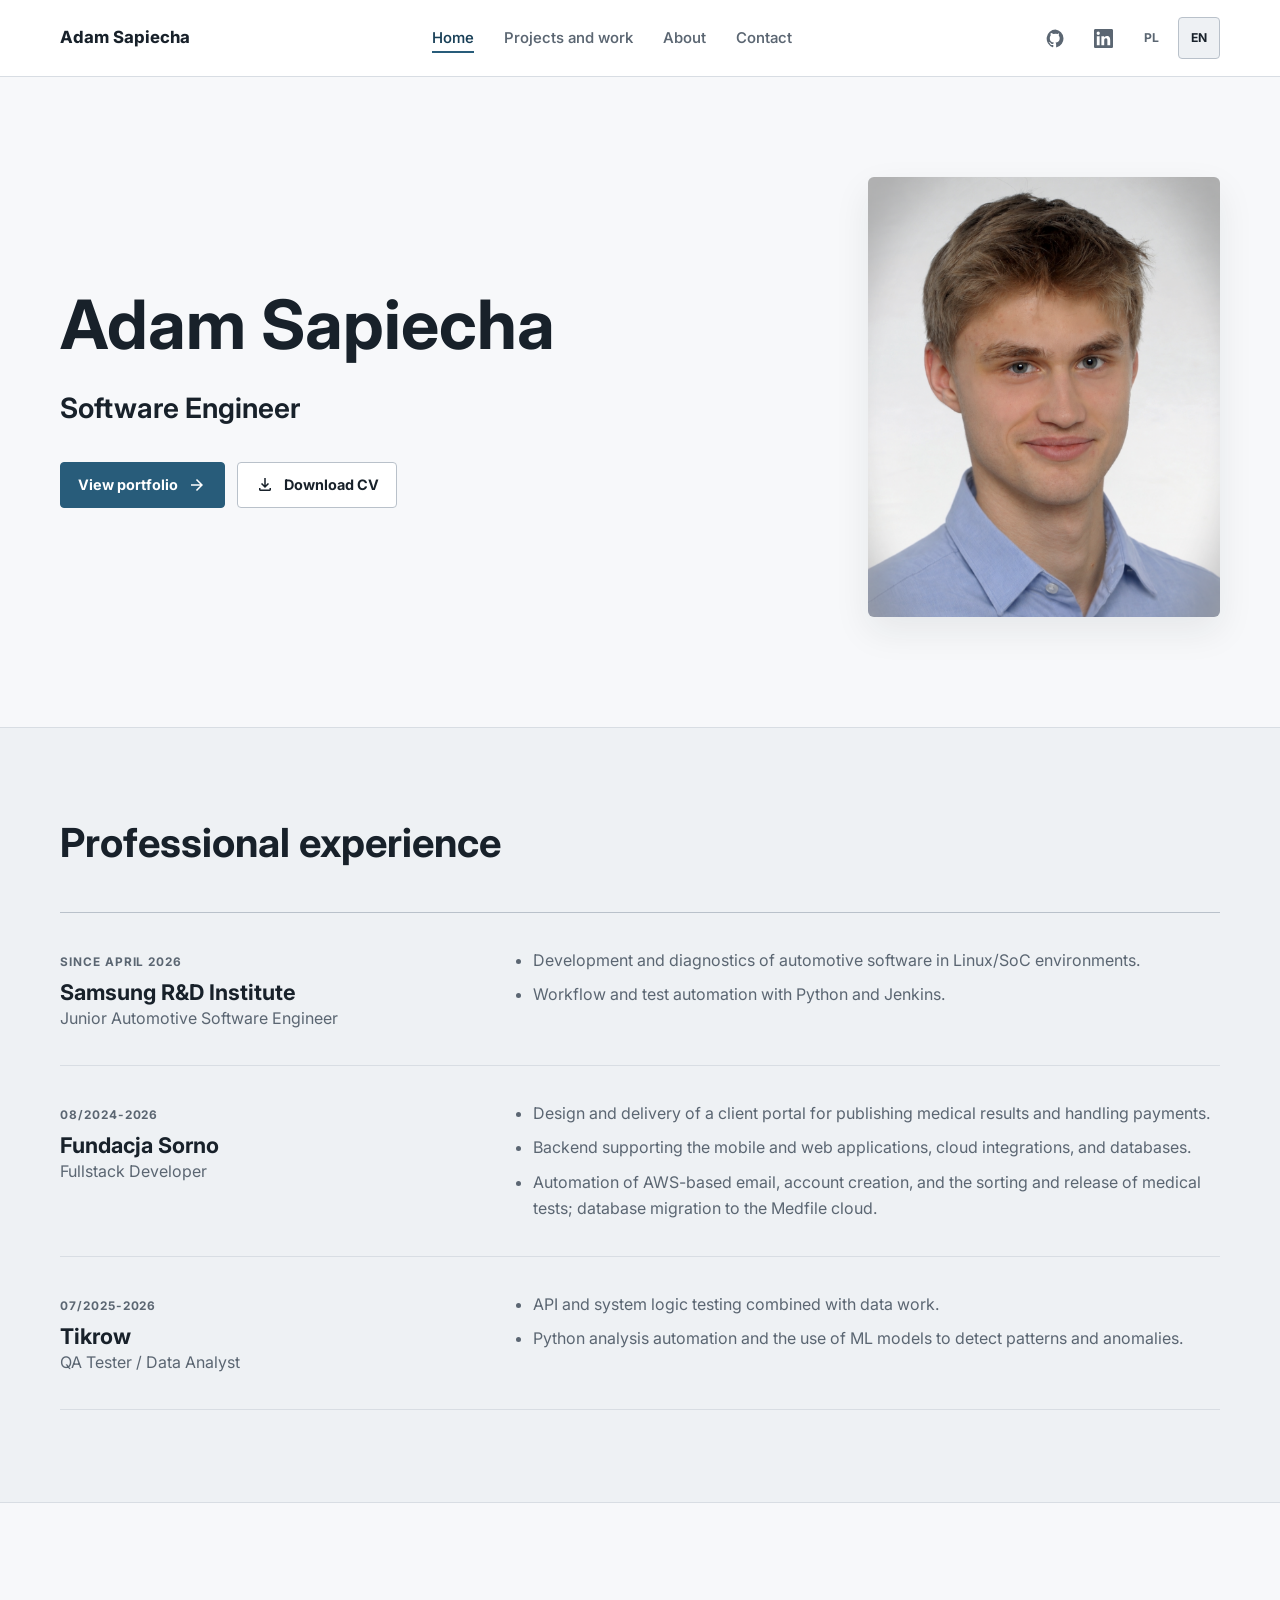
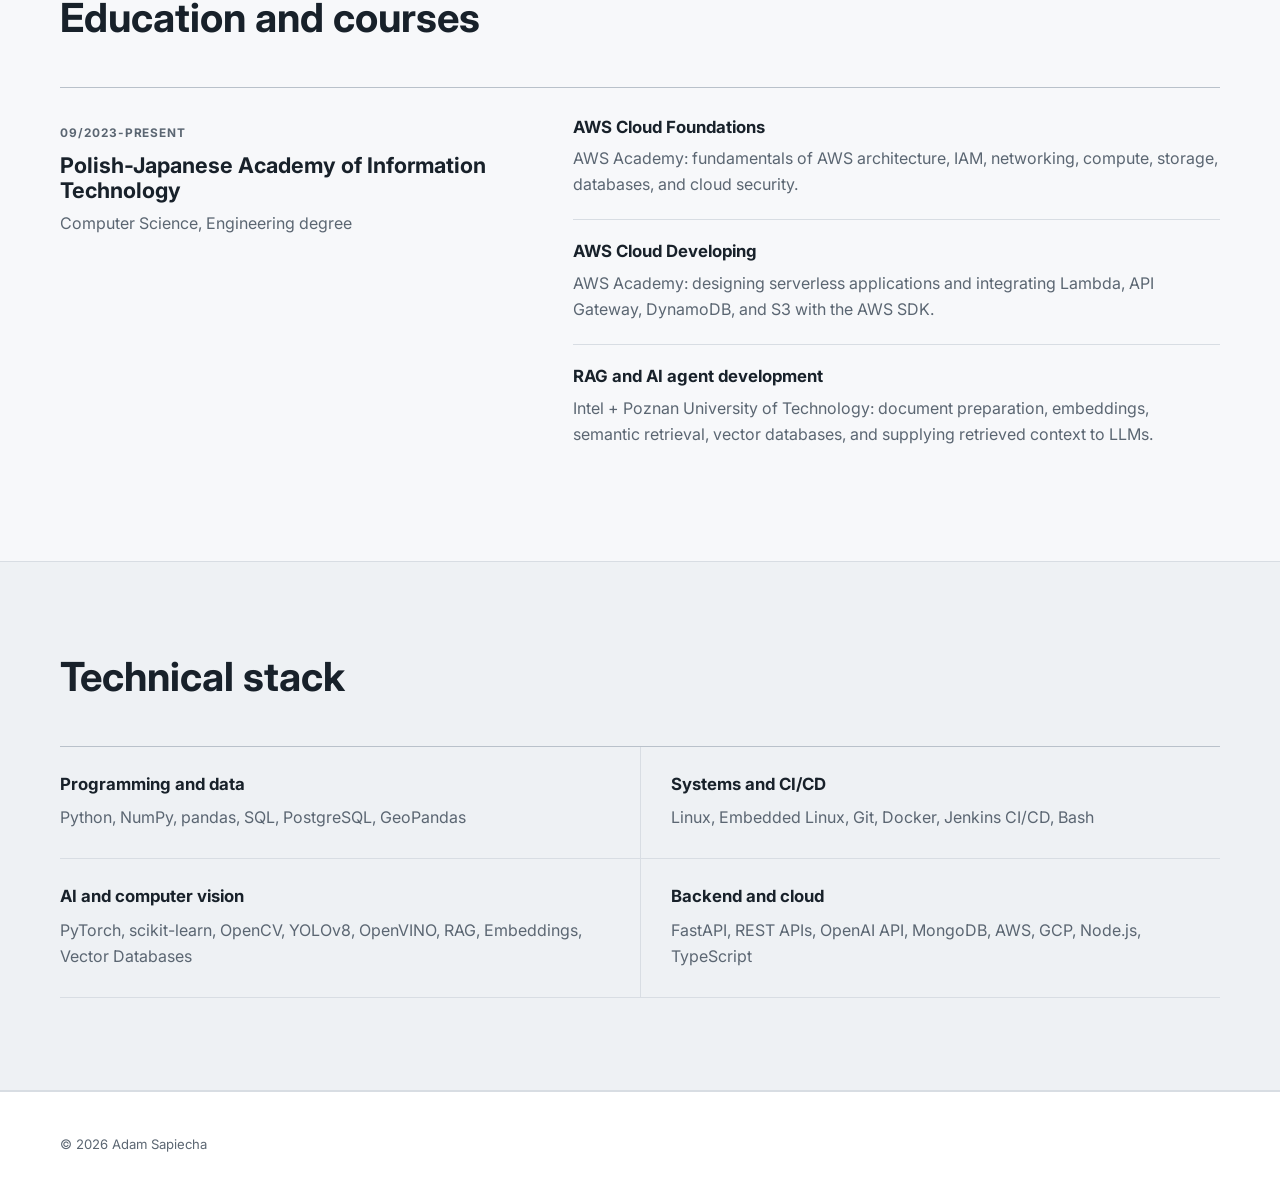
<file: index.html>
<!DOCTYPE html>
<html lang="en">
<head>
  <meta charset="utf-8" />
  <meta name="viewport" content="width=device-width, initial-scale=1.0" />
  <title>Adam Sapiecha - Junior Automotive Software Engineer</title>
  <meta name="description" content="Portfolio of Adam Sapiecha, a Junior Automotive Software Engineer working with Linux, SoC platforms, Python, and backend systems." />
  <link rel="canonical" href="https://adam-sapiecha.github.io/Portfolio-AdamSapiecha/" />
  <link rel="icon" href="favicon.svg" type="image/svg+xml" />
  <meta property="og:type" content="profile" />
  <meta property="og:locale" content="en_US" />
  <meta property="og:title" content="Adam Sapiecha - Junior Automotive Software Engineer" />
  <meta property="og:description" content="Adam Sapiecha's portfolio: automotive, Linux, SoC, Python, and backend systems." />
  <meta property="og:url" content="https://adam-sapiecha.github.io/Portfolio-AdamSapiecha/" />
  <meta property="og:image" content="https://adam-sapiecha.github.io/Portfolio-AdamSapiecha/assets/Portret.png" />
  <meta name="twitter:card" content="summary_large_image" />
  <meta name="twitter:title" content="Adam Sapiecha - Junior Automotive Software Engineer" />
  <meta name="twitter:description" content="Adam Sapiecha's portfolio: automotive, Linux, SoC, Python, and backend systems." />
  <meta name="twitter:image" content="https://adam-sapiecha.github.io/Portfolio-AdamSapiecha/assets/Portret.png" />
  <link rel="preconnect" href="https://fonts.googleapis.com" />
  <link rel="preconnect" href="https://fonts.gstatic.com" crossorigin />
  <link href="https://fonts.googleapis.com/css2?family=Inter:wght@400;500;600;700&amp;display=swap" rel="stylesheet" />
  <link href="https://fonts.googleapis.com/css2?family=Material+Symbols+Outlined:wght,FILL@100..700,0..1&amp;display=swap" rel="stylesheet" />
  <link rel="stylesheet" href="style.css" />
  <script type="application/ld+json">
    {
      "@context": "https://schema.org",
      "@type": "Person",
      "name": "Adam Sapiecha",
      "jobTitle": "Junior Automotive Software Engineer",
      "url": "https://adam-sapiecha.github.io/Portfolio-AdamSapiecha/",
      "image": "https://adam-sapiecha.github.io/Portfolio-AdamSapiecha/assets/Portret.png",
      "email": "mailto:adam.sapiecha05@gmail.com",
      "telephone": "+48507593289",
      "address": { "@type": "PostalAddress", "addressLocality": "Warszawa", "addressCountry": "PL" },
      "sameAs": ["https://github.com/Adam-Sapiecha", "https://www.linkedin.com/in/adam-sapiecha-686057314/"],
      "knowsAbout": ["Python", "Linux", "Embedded Linux", "SoC", "Jenkins", "FastAPI", "Backend development", "Data analysis"]
    }
  </script>
</head>
<body data-page="home" data-title-pl="Adam Sapiecha - Junior Automotive Software Engineer" data-title-en="Adam Sapiecha - Junior Automotive Software Engineer" data-description-pl="Portfolio Adama Sapiechy, Junior Automotive Software Engineera pracującego z Linuxem, SoC, Pythonem i systemami backendowymi." data-description-en="Portfolio of Adam Sapiecha, a Junior Automotive Software Engineer working with Linux, SoC platforms, Python, and backend systems.">
  <a class="skip-link" href="#main-content" data-pl="Przejdź do treści" data-en="Skip to content">Skip to content</a>

  <header class="site-header">
    <nav class="nav-inner" aria-label="Main navigation" data-aria-label-pl="Główna nawigacja" data-aria-label-en="Main navigation">
      <a class="nav-brand" href="index.html" aria-label="Adam Sapiecha">Adam Sapiecha</a>
      <div class="desktop-nav">
        <a data-nav="home" href="index.html" data-pl="Główna" data-en="Home">Home</a>
        <a data-nav="projects" href="projects.html" data-pl="Projekty i praca" data-en="Projects and work">Projects and work</a>
        <a data-nav="about" href="about.html" data-pl="O mnie" data-en="About">About</a>
        <a data-nav="contact" href="contact.html" data-pl="Kontakt" data-en="Contact">Contact</a>
      </div>
      <div class="nav-actions">
        <a class="nav-social" href="https://github.com/Adam-Sapiecha" target="_blank" rel="noreferrer" aria-label="GitHub" title="GitHub"><svg viewBox="0 0 24 24" aria-hidden="true"><path d="M12 .7A11.5 11.5 0 0 0 8.4 23c.6.1.8-.2.8-.6v-2.2c-3.3.7-4-1.4-4-1.4-.5-1.4-1.3-1.7-1.3-1.7-1.1-.7.1-.7.1-.7 1.2.1 1.8 1.2 1.8 1.2 1.1 1.8 2.8 1.3 3.5 1 .1-.8.4-1.3.8-1.6-2.6-.3-5.3-1.3-5.3-5.7 0-1.3.5-2.3 1.2-3.1-.1-.3-.5-1.5.1-3.1 0 0 1-.3 3.2 1.2a11 11 0 0 1 5.8 0C15.1 5 16 5.3 16 5.3c.6 1.6.2 2.8.1 3.1.8.8 1.2 1.8 1.2 3.1 0 4.4-2.7 5.4-5.3 5.7.4.4.8 1.1.8 2.2v3.2c0 .4.2.7.8.6A11.5 11.5 0 0 0 12 .7Z" /></svg></a>
        <a class="nav-social" href="https://www.linkedin.com/in/adam-sapiecha-686057314/" target="_blank" rel="noreferrer" aria-label="LinkedIn" title="LinkedIn"><svg viewBox="0 0 24 24" aria-hidden="true"><path d="M20.45 20.45h-3.56v-5.57c0-1.33-.02-3.04-1.85-3.04-1.85 0-2.14 1.45-2.14 2.94v5.67H9.35V9h3.41v1.56h.05c.48-.9 1.64-1.85 3.37-1.85 3.6 0 4.27 2.37 4.27 5.46v6.28ZM5.34 7.43a2.06 2.06 0 1 1 0-4.12 2.06 2.06 0 0 1 0 4.12ZM7.12 20.45H3.56V9h3.56v11.45ZM22.23 0H1.77C.79 0 0 .77 0 1.73v20.54C0 23.23.79 24 1.77 24h20.45C23.2 24 24 23.23 24 22.27V1.73C24 .77 23.2 0 22.22 0Z" /></svg></a>
        <button class="lang-btn" data-lang="pl" type="button" aria-pressed="false">PL</button>
        <button class="lang-btn is-selected" data-lang="en" type="button" aria-pressed="true">EN</button>
        <button class="menu-toggle material-symbols-outlined" data-menu-toggle type="button" aria-controls="mobile-navigation" aria-expanded="false" aria-label="Open menu" data-label-open-pl="Otwórz menu" data-label-open-en="Open menu" data-label-close-pl="Zamknij menu" data-label-close-en="Close menu">menu</button>
      </div>
    </nav>
    <div id="mobile-navigation" class="mobile-nav-panel hidden" data-mobile-nav>
      <div class="mobile-nav-links">
        <a data-nav="home" href="index.html" data-pl="Główna" data-en="Home">Home</a>
        <a data-nav="projects" href="projects.html" data-pl="Projekty i praca" data-en="Projects and work">Projects and work</a>
        <a data-nav="about" href="about.html" data-pl="O mnie" data-en="About">About</a>
        <a data-nav="contact" href="contact.html" data-pl="Kontakt" data-en="Contact">Contact</a>
      </div>
    </div>
  </header>

  <main id="main-content">
    <div class="page-shell">
      <section class="hero">
        <div class="hero-copy">
          <h1>Adam Sapiecha</h1>
          <p class="hero-role">Software Engineer</p>
          <div class="button-row">
            <a class="button" href="projects.html"><span data-pl="Zobacz realizacje" data-en="View portfolio">View portfolio</span><span class="material-symbols-outlined" aria-hidden="true">arrow_forward</span></a>
            <a class="button button--secondary" href="assets/AdamSapiechaCV.pdf" download="AdamSapiechaCV.pdf" target="_blank" rel="noreferrer"><span class="material-symbols-outlined" aria-hidden="true">download</span><span data-pl="Pobierz CV" data-en="Download CV">Download CV</span></a>
          </div>
        </div>
        <figure class="hero-photo">
          <img src="assets/Portret.png" width="1038" height="1515" loading="eager" fetchpriority="high" decoding="async" alt="Portrait of Adam Sapiecha" data-alt-pl="Portret Adama Sapiechy" data-alt-en="Portrait of Adam Sapiecha" />
        </figure>
      </section>
    </div>

    <section class="section section--muted" aria-labelledby="experience-heading">
      <div class="page-shell">
        <div class="section-header section-header--single">
          <div><h2 id="experience-heading" data-pl="Doświadczenie zawodowe" data-en="Professional experience">Professional experience</h2></div>
        </div>
        <div class="experience-list">
          <article class="experience-item">
            <div><span class="meta" data-pl="od kwietnia 2026" data-en="since April 2026">since April 2026</span><h3>Samsung R&amp;D Institute</h3><p>Junior Automotive Software Engineer</p></div>
            <div><ul class="role-points"><li data-pl="Rozwój i diagnostyka oprogramowania automotive w środowisku Linux/SoC." data-en="Development and diagnostics of automotive software in Linux/SoC environments.">Development and diagnostics of automotive software in Linux/SoC environments.</li><li data-pl="Automatyzacja pracy i testów w Pythonie oraz Jenkinsie." data-en="Workflow and test automation with Python and Jenkins.">Workflow and test automation with Python and Jenkins.</li></ul></div>
          </article>
          <article class="experience-item">
            <div><span class="meta">08/2024-2026</span><h3>Fundacja Sorno</h3><p>Fullstack Developer</p></div>
            <div><ul class="role-points"><li data-pl="Projekt i wdrożenie portalu klienta do publikacji wyników badań i obsługi płatności." data-en="Design and delivery of a client portal for publishing medical results and handling payments.">Design and delivery of a client portal for publishing medical results and handling payments.</li><li data-pl="Backend obsługujący aplikację mobilną i webową oraz integracje chmurowe i bazy danych." data-en="Backend supporting the mobile and web applications, cloud integrations, and databases.">Backend supporting the mobile and web applications, cloud integrations, and databases.</li><li data-pl="Automatyzacja mailingu w AWS, zakładania kont oraz sortowania i udostępniania badań; migracja bazy danych do chmury Medfile." data-en="Automation of AWS-based email, account creation, and the sorting and release of medical tests; database migration to the Medfile cloud.">Automation of AWS-based email, account creation, and the sorting and release of medical tests; database migration to the Medfile cloud.</li></ul></div>
          </article>
          <article class="experience-item">
            <div><span class="meta">07/2025-2026</span><h3>Tikrow</h3><p>QA Tester / Data Analyst</p></div>
            <div><ul class="role-points"><li data-pl="Testowanie API i logiki systemu oraz praca z danymi." data-en="API and system logic testing combined with data work.">API and system logic testing combined with data work.</li><li data-pl="Automatyzacja analiz w Pythonie i wykorzystanie modeli ML do wykrywania wzorców oraz anomalii." data-en="Python analysis automation and the use of ML models to detect patterns and anomalies.">Python analysis automation and the use of ML models to detect patterns and anomalies.</li></ul></div>
          </article>
        </div>
      </div>
    </section>

    <section class="section" aria-labelledby="education-heading">
      <div class="page-shell">
        <div class="section-header section-header--single">
          <div><h2 id="education-heading" data-pl="Wykształcenie i kursy" data-en="Education and courses">Education and courses</h2></div>
        </div>
        <div class="learning-layout">
          <article class="education-entry">
            <span class="meta" data-pl="09/2023-obecnie" data-en="09/2023-present">09/2023-present</span>
            <h3 data-pl="Polsko-Japońska Akademia Technik Komputerowych" data-en="Polish-Japanese Academy of Information Technology">Polish-Japanese Academy of Information Technology</h3>
            <p data-pl="Informatyka, studia inżynierskie" data-en="Computer Science, Engineering degree">Computer Science, Engineering degree</p>
          </article>
          <div class="course-list">
            <article class="course-item"><h3>AWS Cloud Foundations</h3><p data-pl="AWS Academy: podstawy architektury AWS, IAM, sieci, usług obliczeniowych, pamięci masowej, baz danych i bezpieczeństwa w chmurze." data-en="AWS Academy: fundamentals of AWS architecture, IAM, networking, compute, storage, databases, and cloud security.">AWS Academy: fundamentals of AWS architecture, IAM, networking, compute, storage, databases, and cloud security.</p></article>
            <article class="course-item"><h3>AWS Cloud Developing</h3><p data-pl="AWS Academy: projektowanie aplikacji serverless i integracja usług Lambda, API Gateway, DynamoDB oraz S3 z użyciem AWS SDK." data-en="AWS Academy: designing serverless applications and integrating Lambda, API Gateway, DynamoDB, and S3 with the AWS SDK.">AWS Academy: designing serverless applications and integrating Lambda, API Gateway, DynamoDB, and S3 with the AWS SDK.</p></article>
            <article class="course-item"><h3 data-pl="RAG i budowa agentów AI" data-en="RAG and AI agent development">RAG and AI agent development</h3><p data-pl="Intel + Politechnika Poznańska: przygotowanie dokumentów, embeddingi, wyszukiwanie semantyczne, bazy wektorowe i przekazywanie pobranego kontekstu do modeli LLM." data-en="Intel + Poznan University of Technology: document preparation, embeddings, semantic retrieval, vector databases, and supplying retrieved context to LLMs.">Intel + Poznan University of Technology: document preparation, embeddings, semantic retrieval, vector databases, and supplying retrieved context to LLMs.</p></article>
          </div>
        </div>
      </div>
    </section>

    <section class="section section--muted" aria-labelledby="stack-heading">
      <div class="page-shell">
        <div class="section-header section-header--single">
          <div><h2 id="stack-heading" data-pl="Stack techniczny" data-en="Technical stack">Technical stack</h2></div>
        </div>
        <div class="stack-grid">
          <section class="stack-group"><h3 data-pl="Programowanie i dane" data-en="Programming and data">Programming and data</h3><p>Python, NumPy, pandas, SQL, PostgreSQL, GeoPandas</p></section>
          <section class="stack-group"><h3 data-pl="Systemy i CI/CD" data-en="Systems and CI/CD">Systems and CI/CD</h3><p>Linux, Embedded Linux, Git, Docker, Jenkins CI/CD, Bash</p></section>
          <section class="stack-group"><h3 data-pl="AI i computer vision" data-en="AI and computer vision">AI and computer vision</h3><p>PyTorch, scikit-learn, OpenCV, YOLOv8, OpenVINO, RAG, Embeddings, Vector Databases</p></section>
          <section class="stack-group"><h3 data-pl="Backend i chmura" data-en="Backend and cloud">Backend and cloud</h3><p>FastAPI, REST APIs, OpenAI API, MongoDB, AWS, GCP, Node.js, TypeScript</p></section>
        </div>
      </div>
    </section>

  </main>

  <footer class="site-footer">
    <div class="page-shell footer-inner">
      <p>© 2026 Adam Sapiecha</p>
    </div>
  </footer>

  <script src="script.js"></script>
</body>
</html>
</file>
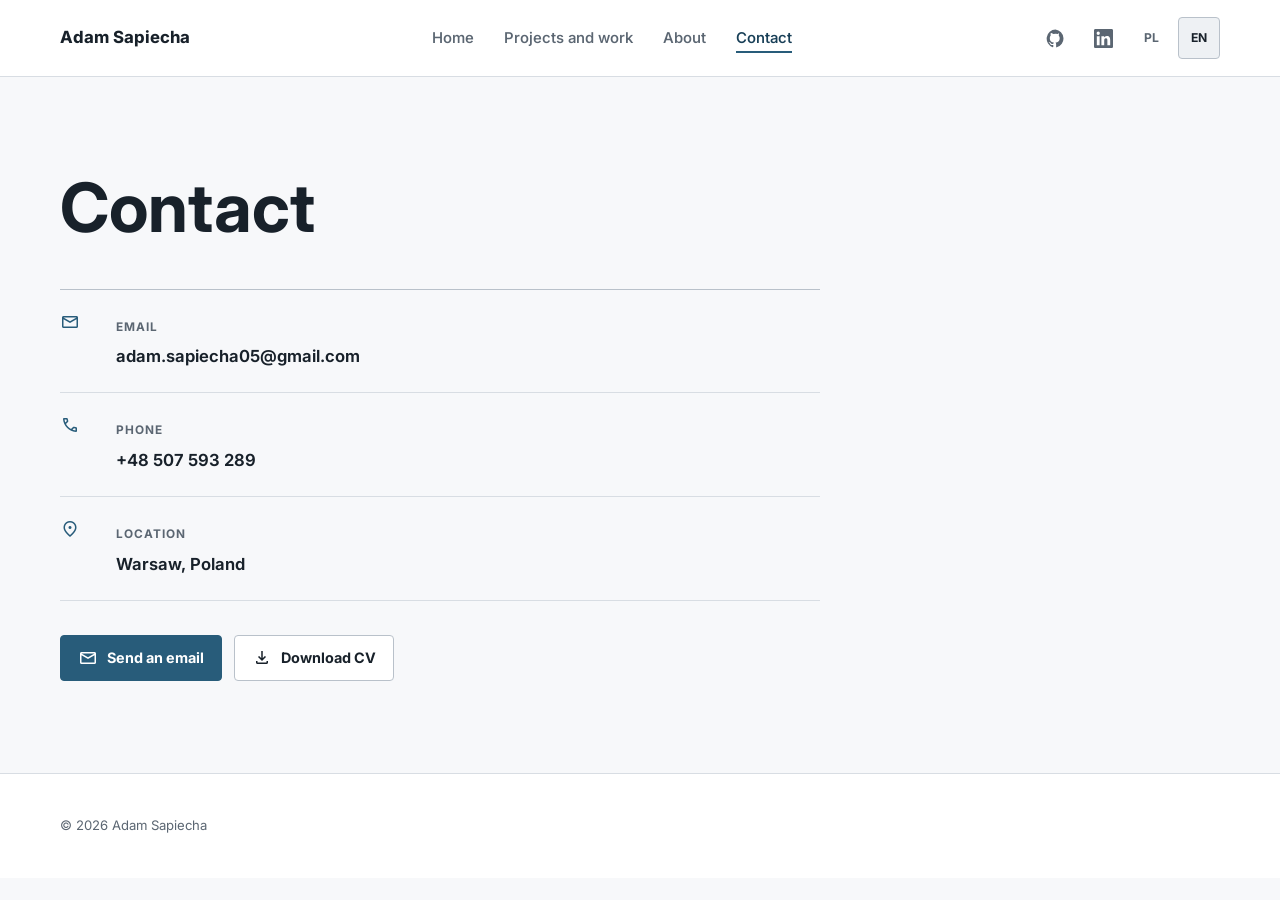
<file: contact.html>
<!DOCTYPE html>
<html lang="en">
<head>
  <meta charset="utf-8" />
  <meta name="viewport" content="width=device-width, initial-scale=1.0" />
  <title>Contact - Adam Sapiecha</title>
  <meta name="description" content="Contact Adam Sapiecha, a Junior Automotive Software Engineer based in Warsaw." />
  <link rel="canonical" href="https://adam-sapiecha.github.io/Portfolio-AdamSapiecha/contact.html" />
  <link rel="icon" href="favicon.svg" type="image/svg+xml" />
  <meta property="og:type" content="profile" />
  <meta property="og:locale" content="en_US" />
  <meta property="og:title" content="Contact - Adam Sapiecha" />
  <meta property="og:description" content="Contact Adam Sapiecha, a Junior Automotive Software Engineer based in Warsaw." />
  <meta property="og:url" content="https://adam-sapiecha.github.io/Portfolio-AdamSapiecha/contact.html" />
  <meta property="og:image" content="https://adam-sapiecha.github.io/Portfolio-AdamSapiecha/assets/Portret.png" />
  <meta name="twitter:card" content="summary_large_image" />
  <meta name="twitter:title" content="Contact - Adam Sapiecha" />
  <meta name="twitter:description" content="Contact Adam Sapiecha, a Junior Automotive Software Engineer based in Warsaw." />
  <meta name="twitter:image" content="https://adam-sapiecha.github.io/Portfolio-AdamSapiecha/assets/Portret.png" />
  <link rel="preconnect" href="https://fonts.googleapis.com" />
  <link rel="preconnect" href="https://fonts.gstatic.com" crossorigin />
  <link href="https://fonts.googleapis.com/css2?family=Inter:wght@400;500;600;700&amp;display=swap" rel="stylesheet" />
  <link href="https://fonts.googleapis.com/css2?family=Material+Symbols+Outlined:wght,FILL@100..700,0..1&amp;display=swap" rel="stylesheet" />
  <link rel="stylesheet" href="style.css" />
  <script type="application/ld+json">
    {
      "@context": "https://schema.org",
      "@type": "ProfilePage",
      "url": "https://adam-sapiecha.github.io/Portfolio-AdamSapiecha/contact.html",
      "mainEntity": {
        "@type": "Person",
        "name": "Adam Sapiecha",
        "jobTitle": "Junior Automotive Software Engineer",
        "email": "mailto:adam.sapiecha05@gmail.com",
        "telephone": "+48507593289",
        "sameAs": ["https://github.com/Adam-Sapiecha", "https://www.linkedin.com/in/adam-sapiecha-686057314/"]
      }
    }
  </script>
</head>
<body data-page="contact" data-title-pl="Kontakt - Adam Sapiecha" data-title-en="Contact - Adam Sapiecha" data-description-pl="Kontakt do Adama Sapiechy, Junior Automotive Software Engineera z Warszawy." data-description-en="Contact Adam Sapiecha, a Junior Automotive Software Engineer based in Warsaw.">
  <a class="skip-link" href="#main-content" data-pl="Przejdź do treści" data-en="Skip to content">Skip to content</a>

  <header class="site-header">
    <nav class="nav-inner" aria-label="Main navigation" data-aria-label-pl="Główna nawigacja" data-aria-label-en="Main navigation">
      <a class="nav-brand" href="index.html" aria-label="Adam Sapiecha">Adam Sapiecha</a>
      <div class="desktop-nav">
        <a data-nav="home" href="index.html" data-pl="Główna" data-en="Home">Home</a>
        <a data-nav="projects" href="projects.html" data-pl="Projekty i praca" data-en="Projects and work">Projects and work</a>
        <a data-nav="about" href="about.html" data-pl="O mnie" data-en="About">About</a>
        <a data-nav="contact" href="contact.html" data-pl="Kontakt" data-en="Contact">Contact</a>
      </div>
      <div class="nav-actions">
        <a class="nav-social" href="https://github.com/Adam-Sapiecha" target="_blank" rel="noreferrer" aria-label="GitHub" title="GitHub"><svg viewBox="0 0 24 24" aria-hidden="true"><path d="M12 .7A11.5 11.5 0 0 0 8.4 23c.6.1.8-.2.8-.6v-2.2c-3.3.7-4-1.4-4-1.4-.5-1.4-1.3-1.7-1.3-1.7-1.1-.7.1-.7.1-.7 1.2.1 1.8 1.2 1.8 1.2 1.1 1.8 2.8 1.3 3.5 1 .1-.8.4-1.3.8-1.6-2.6-.3-5.3-1.3-5.3-5.7 0-1.3.5-2.3 1.2-3.1-.1-.3-.5-1.5.1-3.1 0 0 1-.3 3.2 1.2a11 11 0 0 1 5.8 0C15.1 5 16 5.3 16 5.3c.6 1.6.2 2.8.1 3.1.8.8 1.2 1.8 1.2 3.1 0 4.4-2.7 5.4-5.3 5.7.4.4.8 1.1.8 2.2v3.2c0 .4.2.7.8.6A11.5 11.5 0 0 0 12 .7Z" /></svg></a>
        <a class="nav-social" href="https://www.linkedin.com/in/adam-sapiecha-686057314/" target="_blank" rel="noreferrer" aria-label="LinkedIn" title="LinkedIn"><svg viewBox="0 0 24 24" aria-hidden="true"><path d="M20.45 20.45h-3.56v-5.57c0-1.33-.02-3.04-1.85-3.04-1.85 0-2.14 1.45-2.14 2.94v5.67H9.35V9h3.41v1.56h.05c.48-.9 1.64-1.85 3.37-1.85 3.6 0 4.27 2.37 4.27 5.46v6.28ZM5.34 7.43a2.06 2.06 0 1 1 0-4.12 2.06 2.06 0 0 1 0 4.12ZM7.12 20.45H3.56V9h3.56v11.45ZM22.23 0H1.77C.79 0 0 .77 0 1.73v20.54C0 23.23.79 24 1.77 24h20.45C23.2 24 24 23.23 24 22.27V1.73C24 .77 23.2 0 22.22 0Z" /></svg></a>
        <button class="lang-btn" data-lang="pl" type="button" aria-pressed="false">PL</button>
        <button class="lang-btn is-selected" data-lang="en" type="button" aria-pressed="true">EN</button>
        <button class="menu-toggle material-symbols-outlined" data-menu-toggle type="button" aria-controls="mobile-navigation" aria-expanded="false" aria-label="Open menu" data-label-open-pl="Otwórz menu" data-label-open-en="Open menu" data-label-close-pl="Zamknij menu" data-label-close-en="Close menu">menu</button>
      </div>
    </nav>
    <div id="mobile-navigation" class="mobile-nav-panel hidden" data-mobile-nav>
      <div class="mobile-nav-links">
        <a data-nav="home" href="index.html" data-pl="Główna" data-en="Home">Home</a>
        <a data-nav="projects" href="projects.html" data-pl="Projekty i praca" data-en="Projects and work">Projects and work</a>
        <a data-nav="about" href="about.html" data-pl="O mnie" data-en="About">About</a>
        <a data-nav="contact" href="contact.html" data-pl="Kontakt" data-en="Contact">Contact</a>
      </div>
    </div>
  </header>

  <main id="main-content">
    <section class="section">
      <div class="page-shell contact-layout contact-layout--single">
        <div>
          <h1 class="contact-title" data-pl="Kontakt" data-en="Contact">Contact</h1>
          <div class="contact-list">
            <a class="contact-item" href="mailto:adam.sapiecha05@gmail.com"><span class="material-symbols-outlined" aria-hidden="true">mail</span><span><span class="contact-label">Email</span><span class="contact-value">adam.sapiecha05@gmail.com</span></span></a>
            <a class="contact-item" href="tel:+48507593289"><span class="material-symbols-outlined" aria-hidden="true">call</span><span><span class="contact-label" data-pl="Telefon" data-en="Phone">Phone</span><span class="contact-value">+48 507 593 289</span></span></a>
            <div class="contact-item"><span class="material-symbols-outlined" aria-hidden="true">location_on</span><span><span class="contact-label" data-pl="Lokalizacja" data-en="Location">Location</span><span class="contact-value" data-pl="Warszawa, Polska" data-en="Warsaw, Poland">Warsaw, Poland</span></span></div>
          </div>
          <div class="button-row">
            <a class="button" href="mailto:adam.sapiecha05@gmail.com"><span class="material-symbols-outlined" aria-hidden="true">mail</span><span data-pl="Napisz wiadomość" data-en="Send an email">Send an email</span></a>
            <a class="button button--secondary" href="assets/AdamSapiechaCV.pdf" download="AdamSapiechaCV.pdf" target="_blank" rel="noreferrer"><span class="material-symbols-outlined" aria-hidden="true">download</span><span data-pl="Pobierz CV" data-en="Download CV">Download CV</span></a>
          </div>
        </div>

      </div>
    </section>

  </main>

  <footer class="site-footer">
    <div class="page-shell footer-inner"><p>© 2026 Adam Sapiecha</p></div>
  </footer>

  <script src="script.js"></script>
</body>
</html>
</file>
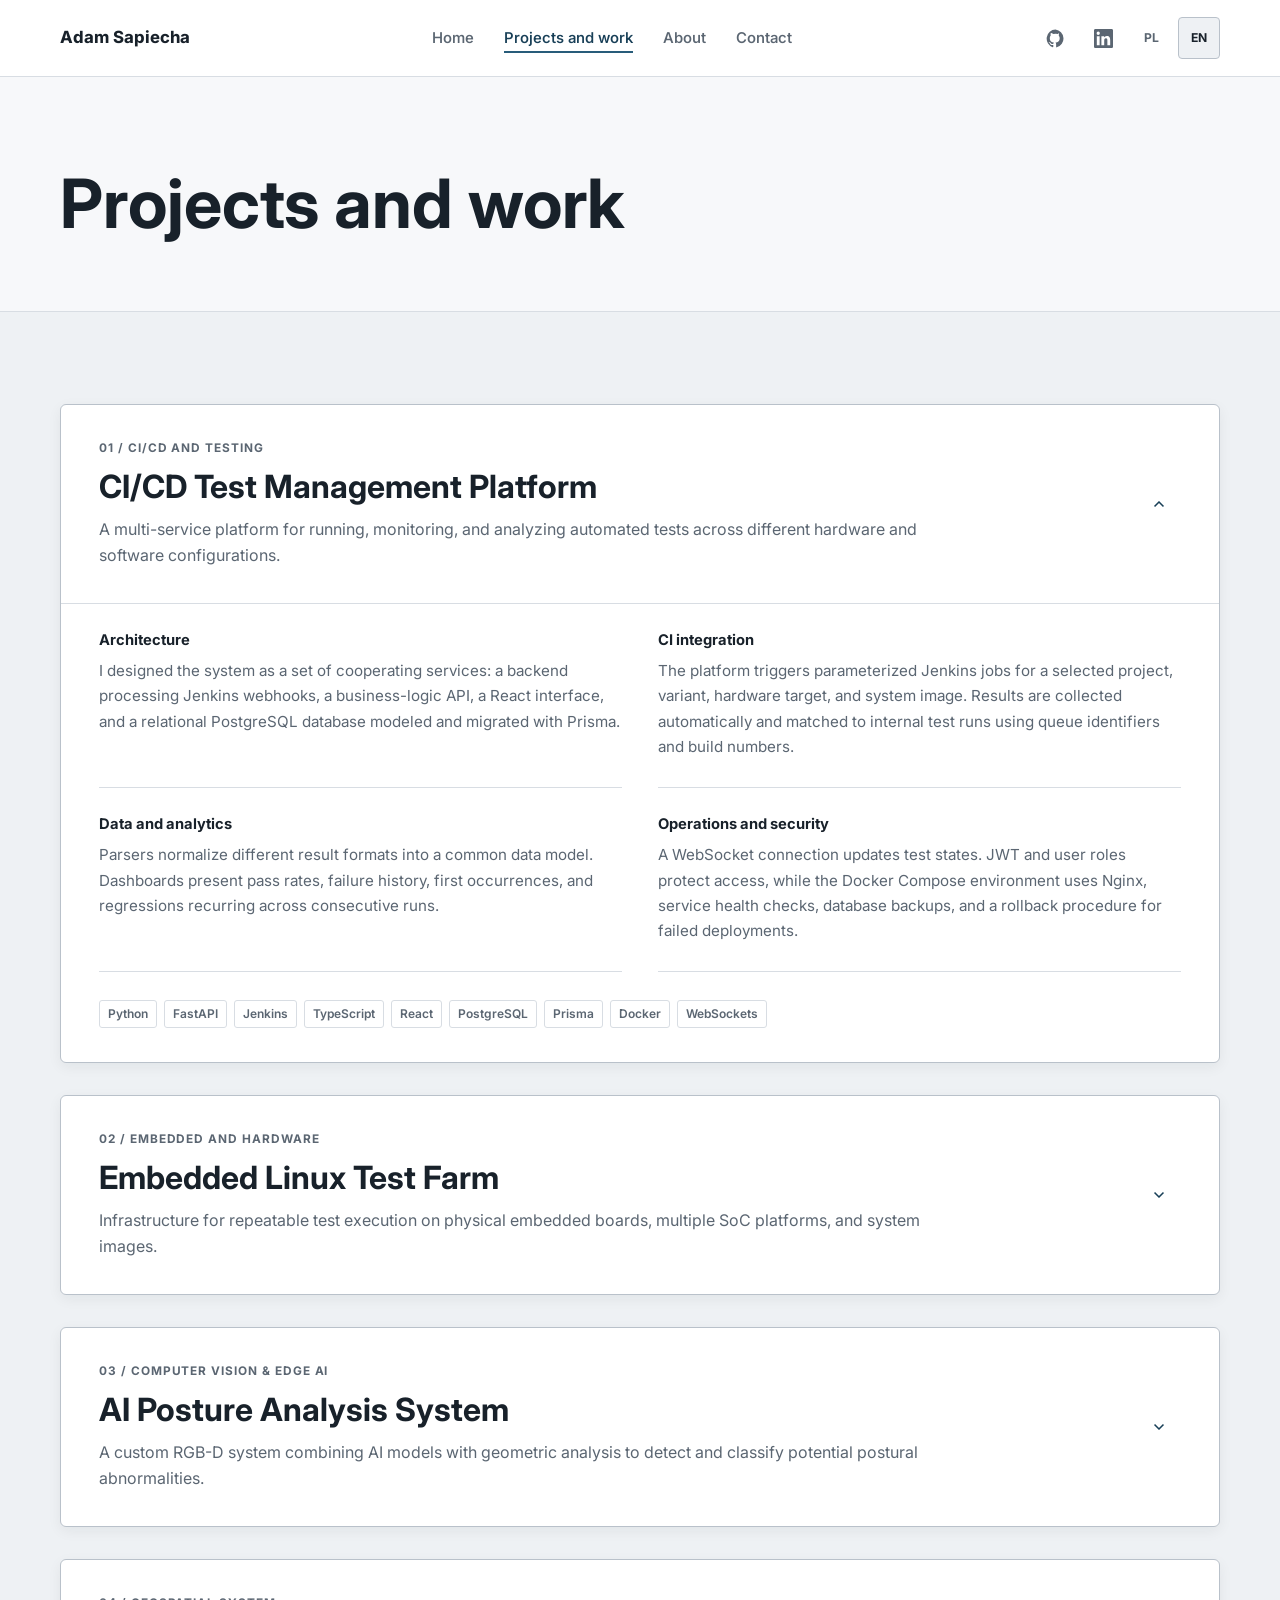
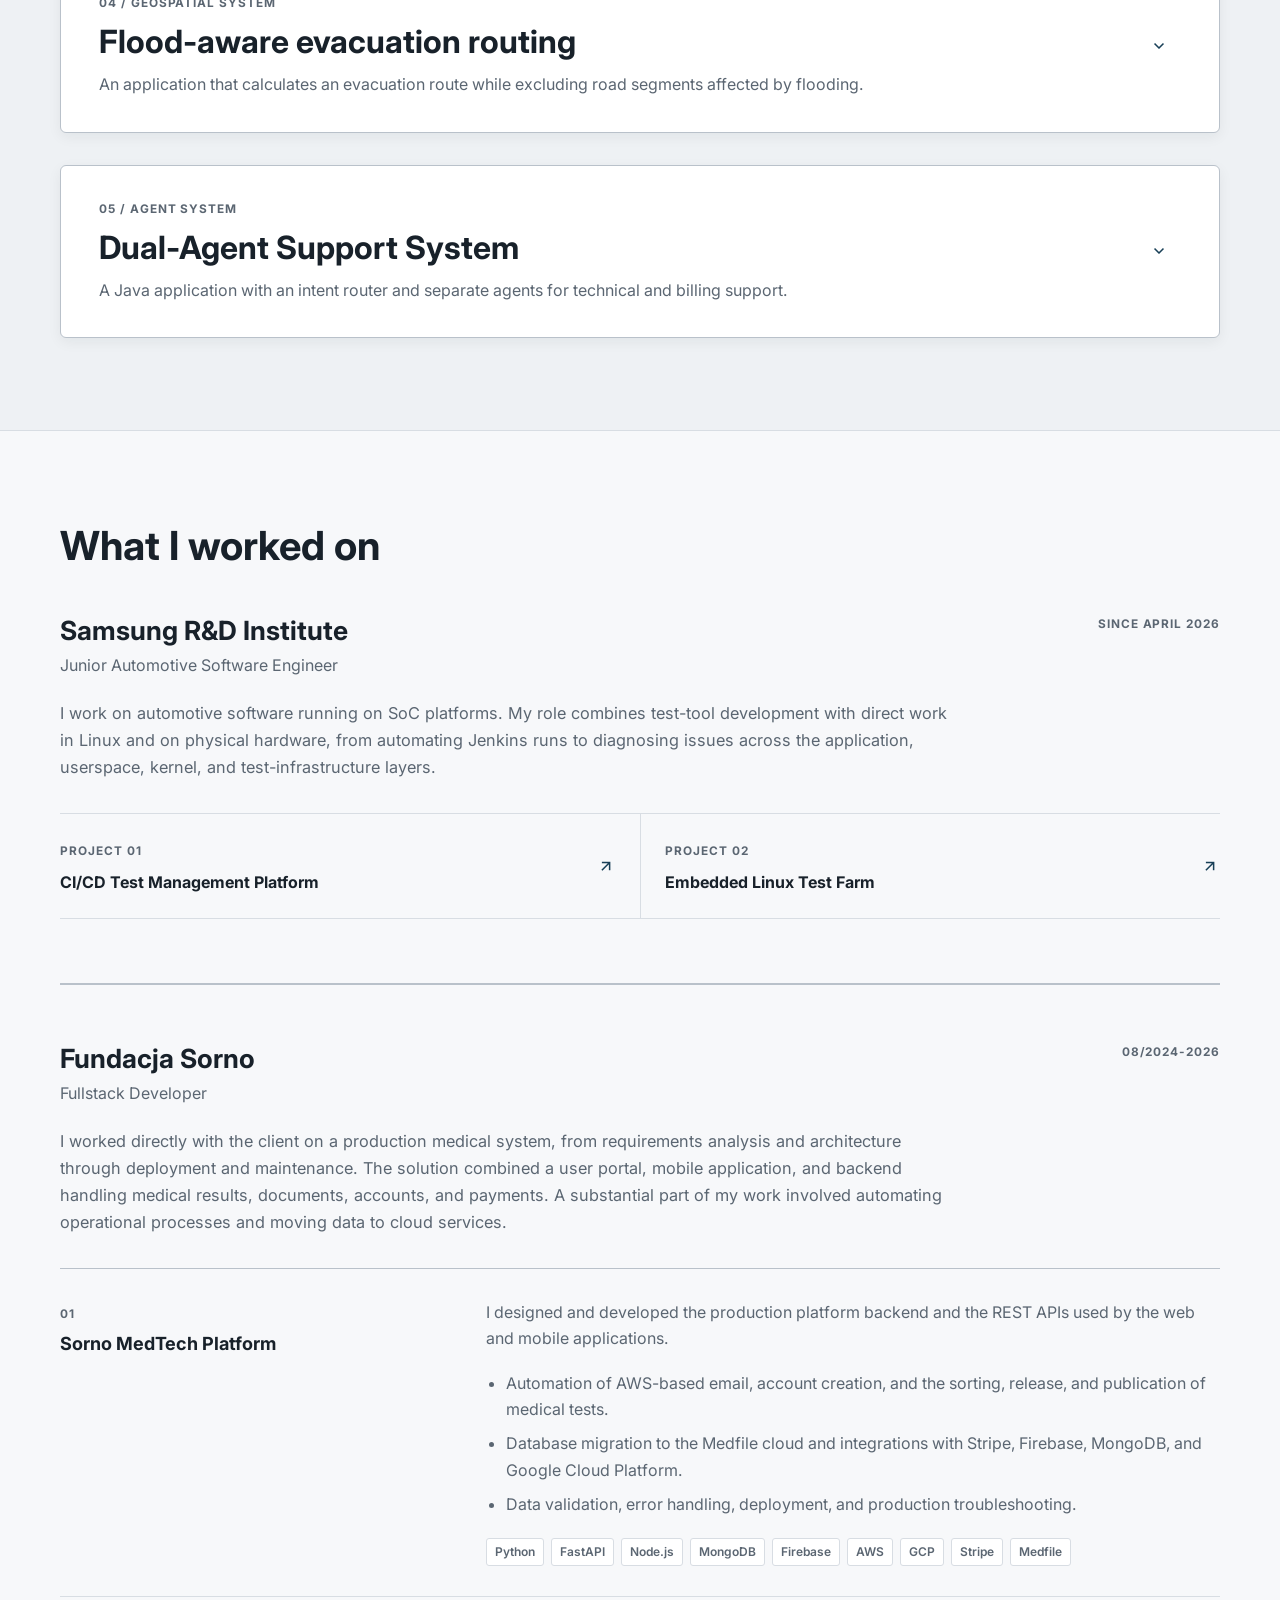
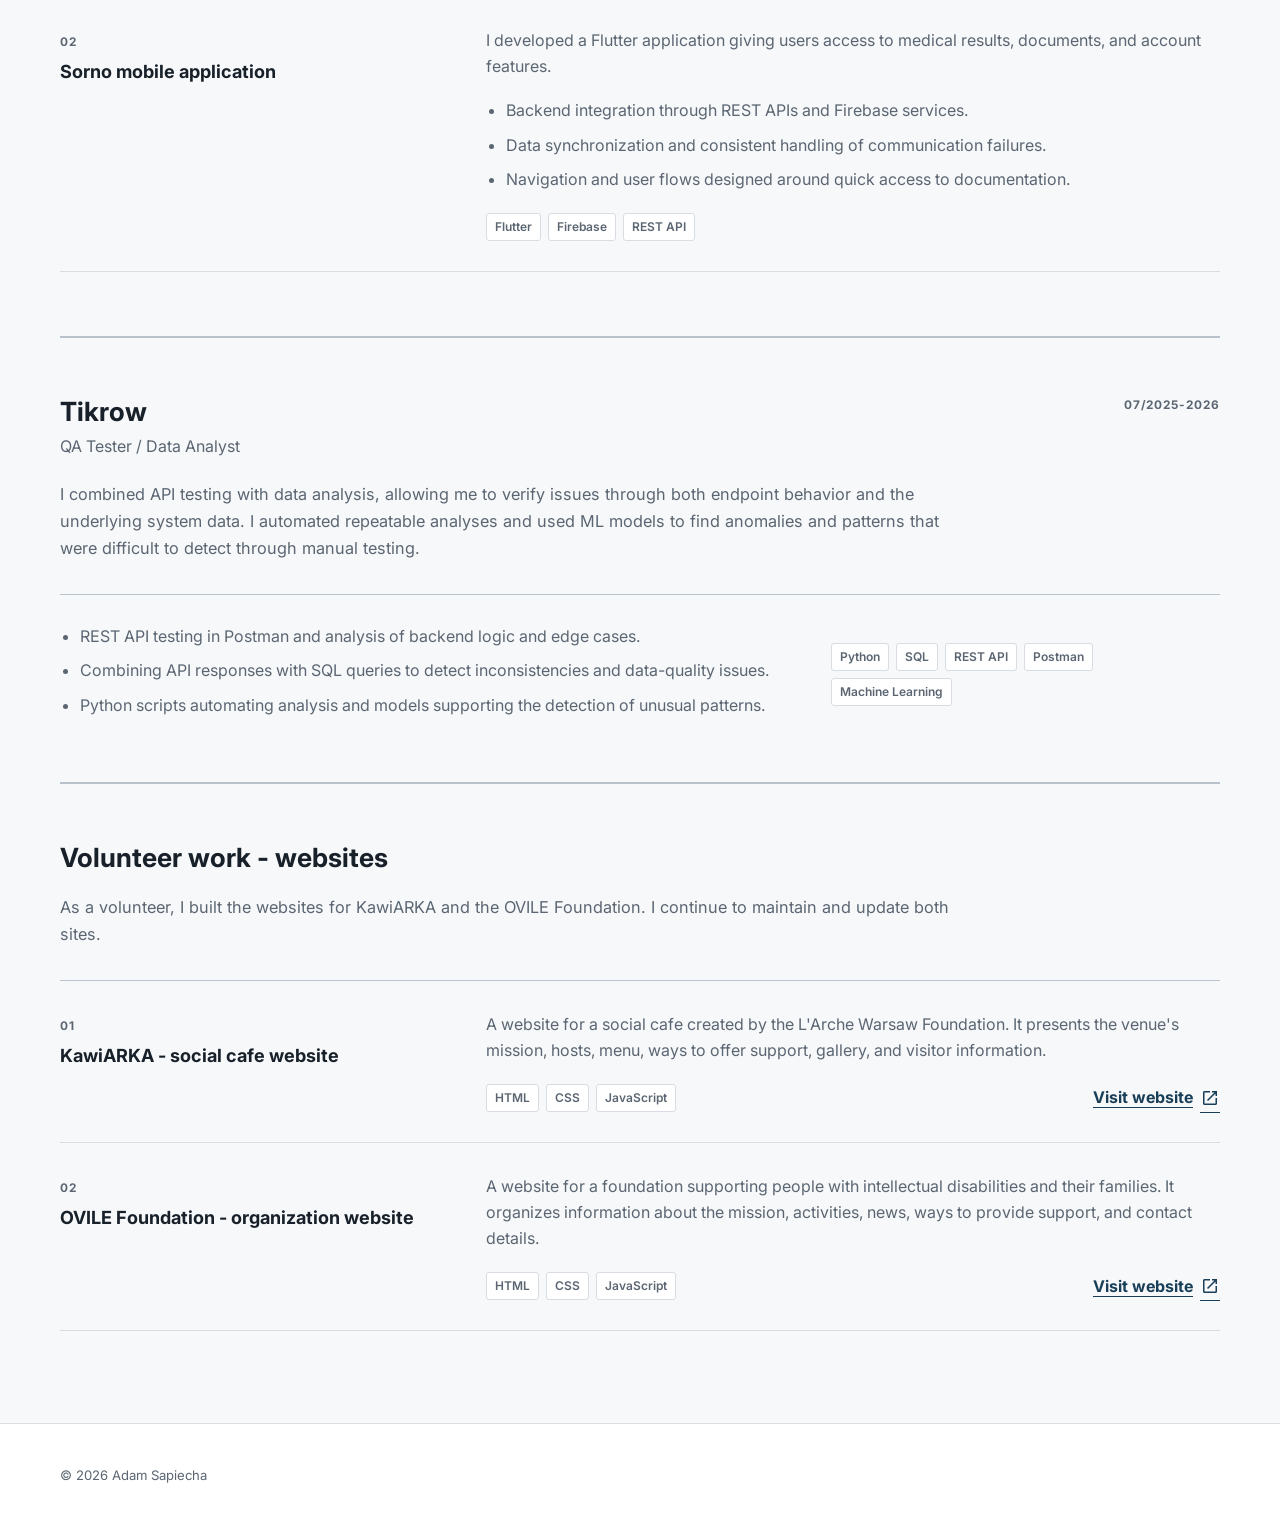
<file: projects.html>
<!DOCTYPE html>
<html lang="en">
<head>
  <meta charset="utf-8" />
  <meta name="viewport" content="width=device-width, initial-scale=1.0" />
  <title>Projects and work - Adam Sapiecha</title>
  <meta name="description" content="Adam Sapiecha's technical projects and work areas: automotive, embedded Linux, backend, QA, data, and AI." />
  <link rel="canonical" href="https://adam-sapiecha.github.io/Portfolio-AdamSapiecha/projects.html" />
  <link rel="icon" href="favicon.svg" type="image/svg+xml" />
  <meta property="og:type" content="website" />
  <meta property="og:locale" content="en_US" />
  <meta property="og:title" content="Projects and work - Adam Sapiecha" />
  <meta property="og:description" content="Adam Sapiecha's technical projects and professional experience." />
  <meta property="og:url" content="https://adam-sapiecha.github.io/Portfolio-AdamSapiecha/projects.html" />
  <meta property="og:image" content="https://adam-sapiecha.github.io/Portfolio-AdamSapiecha/assets/Portret.png" />
  <meta name="twitter:card" content="summary_large_image" />
  <meta name="twitter:title" content="Projects and work - Adam Sapiecha" />
  <meta name="twitter:description" content="Adam Sapiecha's technical projects and professional experience." />
  <meta name="twitter:image" content="https://adam-sapiecha.github.io/Portfolio-AdamSapiecha/assets/Portret.png" />
  <link rel="preconnect" href="https://fonts.googleapis.com" />
  <link rel="preconnect" href="https://fonts.gstatic.com" crossorigin />
  <link href="https://fonts.googleapis.com/css2?family=Inter:wght@400;500;600;700&amp;display=swap" rel="stylesheet" />
  <link href="https://fonts.googleapis.com/css2?family=Material+Symbols+Outlined:wght,FILL@100..700,0..1&amp;display=swap" rel="stylesheet" />
  <link rel="stylesheet" href="style.css" />
</head>
<body data-page="projects" data-title-pl="Projekty i praca - Adam Sapiecha" data-title-en="Projects and work - Adam Sapiecha" data-description-pl="Projekty techniczne i obszary pracy Adama Sapiechy: automotive, embedded Linux, backend, QA, dane i AI." data-description-en="Adam Sapiecha's technical projects and work areas: automotive, embedded Linux, backend, QA, data, and AI.">
  <a class="skip-link" href="#main-content" data-pl="Przejdź do treści" data-en="Skip to content">Skip to content</a>

  <header class="site-header">
    <nav class="nav-inner" aria-label="Main navigation" data-aria-label-pl="Główna nawigacja" data-aria-label-en="Main navigation">
      <a class="nav-brand" href="index.html" aria-label="Adam Sapiecha">Adam Sapiecha</a>
      <div class="desktop-nav">
        <a data-nav="home" href="index.html" data-pl="Główna" data-en="Home">Home</a>
        <a data-nav="projects" href="projects.html" data-pl="Projekty i praca" data-en="Projects and work">Projects and work</a>
        <a data-nav="about" href="about.html" data-pl="O mnie" data-en="About">About</a>
        <a data-nav="contact" href="contact.html" data-pl="Kontakt" data-en="Contact">Contact</a>
      </div>
      <div class="nav-actions">
        <a class="nav-social" href="https://github.com/Adam-Sapiecha" target="_blank" rel="noreferrer" aria-label="GitHub" title="GitHub"><svg viewBox="0 0 24 24" aria-hidden="true"><path d="M12 .7A11.5 11.5 0 0 0 8.4 23c.6.1.8-.2.8-.6v-2.2c-3.3.7-4-1.4-4-1.4-.5-1.4-1.3-1.7-1.3-1.7-1.1-.7.1-.7.1-.7 1.2.1 1.8 1.2 1.8 1.2 1.1 1.8 2.8 1.3 3.5 1 .1-.8.4-1.3.8-1.6-2.6-.3-5.3-1.3-5.3-5.7 0-1.3.5-2.3 1.2-3.1-.1-.3-.5-1.5.1-3.1 0 0 1-.3 3.2 1.2a11 11 0 0 1 5.8 0C15.1 5 16 5.3 16 5.3c.6 1.6.2 2.8.1 3.1.8.8 1.2 1.8 1.2 3.1 0 4.4-2.7 5.4-5.3 5.7.4.4.8 1.1.8 2.2v3.2c0 .4.2.7.8.6A11.5 11.5 0 0 0 12 .7Z" /></svg></a>
        <a class="nav-social" href="https://www.linkedin.com/in/adam-sapiecha-686057314/" target="_blank" rel="noreferrer" aria-label="LinkedIn" title="LinkedIn"><svg viewBox="0 0 24 24" aria-hidden="true"><path d="M20.45 20.45h-3.56v-5.57c0-1.33-.02-3.04-1.85-3.04-1.85 0-2.14 1.45-2.14 2.94v5.67H9.35V9h3.41v1.56h.05c.48-.9 1.64-1.85 3.37-1.85 3.6 0 4.27 2.37 4.27 5.46v6.28ZM5.34 7.43a2.06 2.06 0 1 1 0-4.12 2.06 2.06 0 0 1 0 4.12ZM7.12 20.45H3.56V9h3.56v11.45ZM22.23 0H1.77C.79 0 0 .77 0 1.73v20.54C0 23.23.79 24 1.77 24h20.45C23.2 24 24 23.23 24 22.27V1.73C24 .77 23.2 0 22.22 0Z" /></svg></a>
        <button class="lang-btn" data-lang="pl" type="button" aria-pressed="false">PL</button>
        <button class="lang-btn is-selected" data-lang="en" type="button" aria-pressed="true">EN</button>
        <button class="menu-toggle material-symbols-outlined" data-menu-toggle type="button" aria-controls="mobile-navigation" aria-expanded="false" aria-label="Open menu" data-label-open-pl="Otwórz menu" data-label-open-en="Open menu" data-label-close-pl="Zamknij menu" data-label-close-en="Close menu">menu</button>
      </div>
    </nav>
    <div id="mobile-navigation" class="mobile-nav-panel hidden" data-mobile-nav>
      <div class="mobile-nav-links">
        <a data-nav="home" href="index.html" data-pl="Główna" data-en="Home">Home</a>
        <a data-nav="projects" href="projects.html" data-pl="Projekty i praca" data-en="Projects and work">Projects and work</a>
        <a data-nav="about" href="about.html" data-pl="O mnie" data-en="About">About</a>
        <a data-nav="contact" href="contact.html" data-pl="Kontakt" data-en="Contact">Contact</a>
      </div>
    </div>
  </header>

  <main id="main-content">
    <div class="page-shell">
      <header class="page-intro">
        <h1 data-pl="Projekty i praca" data-en="Projects and work">Projects and work</h1>
      </header>
    </div>

    <section class="section section--muted" aria-label="Selected technical projects" data-aria-label-pl="Wybrane projekty techniczne" data-aria-label-en="Selected technical projects">
      <div class="page-shell">
        <div class="project-detail-list">
        <details class="project-detail" id="ci-platform" open>
          <summary class="project-toggle">
            <span class="project-toggle-copy"><span class="project-kicker" data-pl="01 / CI/CD i testy" data-en="01 / CI/CD and testing">01 / CI/CD and testing</span><span class="project-title" role="heading" aria-level="2">CI/CD Test Management Platform</span><span class="project-summary" data-pl="Wielousługowa platforma do uruchamiania, monitorowania i analizowania automatycznych testów na różnych konfiguracjach sprzętu i oprogramowania." data-en="A multi-service platform for running, monitoring, and analyzing automated tests across different hardware and software configurations.">A multi-service platform for running, monitoring, and analyzing automated tests across different hardware and software configurations.</span></span>
            <span class="project-chevron material-symbols-outlined" aria-hidden="true">expand_more</span>
          </summary>
          <div class="project-detail-body">
            <div class="project-story">
              <section><h3 data-pl="Architektura" data-en="Architecture">Architecture</h3><p data-pl="Zaprojektowałem podział systemu na współpracujące usługi: backend przetwarzający webhooki Jenkinsa, API logiki biznesowej, interfejs React oraz relacyjną bazę PostgreSQL modelowaną i migrowaną za pomocą Prisma." data-en="I designed the system as a set of cooperating services: a backend processing Jenkins webhooks, a business-logic API, a React interface, and a relational PostgreSQL database modeled and migrated with Prisma.">I designed the system as a set of cooperating services: a backend processing Jenkins webhooks, a business-logic API, a React interface, and a relational PostgreSQL database modeled and migrated with Prisma.</p></section>
              <section><h3 data-pl="Integracja z CI" data-en="CI integration">CI integration</h3><p data-pl="Platforma uruchamia parametryzowane zadania Jenkinsa dla wskazanego projektu, wariantu, sprzętu i obrazu systemu. Wyniki są automatycznie pobierane i przypisywane do wewnętrznych uruchomień na podstawie identyfikatorów kolejki oraz numerów buildów." data-en="The platform triggers parameterized Jenkins jobs for a selected project, variant, hardware target, and system image. Results are collected automatically and matched to internal test runs using queue identifiers and build numbers.">The platform triggers parameterized Jenkins jobs for a selected project, variant, hardware target, and system image. Results are collected automatically and matched to internal test runs using queue identifiers and build numbers.</p></section>
              <section><h3 data-pl="Dane i analiza" data-en="Data and analytics">Data and analytics</h3><p data-pl="Parsery sprowadzają różne formaty wyników do wspólnego modelu danych. Dashboardy pokazują odsetek testów zakończonych powodzeniem, historię awarii, pierwsze wystąpienia błędów i regresje powtarzające się w kolejnych uruchomieniach." data-en="Parsers normalize different result formats into a common data model. Dashboards present pass rates, failure history, first occurrences, and regressions recurring across consecutive runs.">Parsers normalize different result formats into a common data model. Dashboards present pass rates, failure history, first occurrences, and regressions recurring across consecutive runs.</p></section>
              <section><h3 data-pl="Utrzymanie i bezpieczeństwo" data-en="Operations and security">Operations and security</h3><p data-pl="Statusy testów aktualizuje połączenie WebSocket. Dostęp chronią JWT i role użytkowników, a środowisko Docker Compose korzysta z Nginx, kontroli stanu usług, kopii bazy oraz procedury wycofania nieudanego wdrożenia." data-en="A WebSocket connection updates test states. JWT and user roles protect access, while the Docker Compose environment uses Nginx, service health checks, database backups, and a rollback procedure for failed deployments.">A WebSocket connection updates test states. JWT and user roles protect access, while the Docker Compose environment uses Nginx, service health checks, database backups, and a rollback procedure for failed deployments.</p></section>
            </div>
            <div class="project-actions"><div class="tags"><span class="tag">Python</span><span class="tag">FastAPI</span><span class="tag">Jenkins</span><span class="tag">TypeScript</span><span class="tag">React</span><span class="tag">PostgreSQL</span><span class="tag">Prisma</span><span class="tag">Docker</span><span class="tag">WebSockets</span></div></div>
          </div>
        </details>

        <details class="project-detail" id="embedded-test-farm">
          <summary class="project-toggle">
            <span class="project-toggle-copy"><span class="project-kicker" data-pl="02 / Embedded i sprzęt" data-en="02 / Embedded and hardware">02 / Embedded and hardware</span><span class="project-title" role="heading" aria-level="2">Embedded Linux Test Farm</span><span class="project-summary" data-pl="Infrastruktura do powtarzalnego uruchamiania testów na fizycznych płytkach embedded, różnych platformach SoC i obrazach systemu." data-en="Infrastructure for repeatable test execution on physical embedded boards, multiple SoC platforms, and system images.">Infrastructure for repeatable test execution on physical embedded boards, multiple SoC platforms, and system images.</span></span>
            <span class="project-chevron material-symbols-outlined" aria-hidden="true">expand_more</span>
          </summary>
          <div class="project-detail-body">
            <div class="project-story">
              <section><h3 data-pl="Środowisko" data-en="Environment">Environment</h3><p data-pl="Farma obejmuje fizyczne płytki deweloperskie z Linuxem, różne warianty sprzętu i SoC oraz zarządzane obrazy firmware'u i systemu. Urządzenia są współdzielone przez wiele zestawów testów." data-en="The farm consists of physical Linux development boards, multiple hardware and SoC variants, and managed firmware and system images. Devices are shared across multiple test suites.">The farm consists of physical Linux development boards, multiple hardware and SoC variants, and managed firmware and system images. Devices are shared across multiple test suites.</p></section>
              <section><h3 data-pl="Automatyzacja" data-en="Automation">Automation</h3><p data-pl="Jenkins dobiera urządzenie do wymagań testu, przygotowuje środowisko, wdraża właściwy obraz, uruchamia testy i zbiera logi oraz artefakty. Orkiestrację realizują skrypty w Pythonie i Bashu." data-en="Jenkins selects a device that meets test requirements, prepares the environment, deploys the correct image, runs tests, and collects logs and artifacts. Python and Bash scripts handle the orchestration.">Jenkins selects a device that meets test requirements, prepares the environment, deploys the correct image, runs tests, and collects logs and artifacts. Python and Bash scripts handle the orchestration.</p></section>
              <section><h3 data-pl="Odporność infrastruktury" data-en="Infrastructure resilience">Infrastructure resilience</h3><p data-pl="Mechanizmy kontroli stanu wykrywają niedostępne węzły, a procedury odzyskiwania przywracają urządzenia, które przestały odpowiadać. Każde uruchomienie obejmuje kontrolowane przygotowanie i sprzątanie środowiska." data-en="Health checks detect unavailable nodes, and recovery procedures restore devices that become unresponsive. Every run includes controlled environment setup and cleanup.">Health checks detect unavailable nodes, and recovery procedures restore devices that become unresponsive. Every run includes controlled environment setup and cleanup.</p></section>
              <section><h3 data-pl="Diagnostyka" data-en="Diagnostics">Diagnostics</h3><p data-pl="Analizuję zdalnie procesy, usługi, sieć oraz logi aplikacyjne i systemowe. Pozwala to rozdzielać problemy infrastruktury testowej od błędów aplikacji, systemu operacyjnego i integracji ze sprzętem." data-en="I remotely analyze processes, services, networking, and application and system logs. This makes it possible to distinguish test-infrastructure failures from application, operating-system, and hardware-integration issues.">I remotely analyze processes, services, networking, and application and system logs. This makes it possible to distinguish test-infrastructure failures from application, operating-system, and hardware-integration issues.</p></section>
            </div>
            <div class="project-actions"><div class="tags"><span class="tag">Embedded Linux</span><span class="tag">Python</span><span class="tag">Bash</span><span class="tag">Jenkins</span><span class="tag">SoC</span><span class="tag">Hardware automation</span><span class="tag">CI/CD</span></div></div>
          </div>
        </details>

        <details class="project-detail" id="backscan">
          <summary class="project-toggle">
            <span class="project-toggle-copy"><span class="project-kicker">03 / Computer vision &amp; edge AI</span><span class="project-title" role="heading" aria-level="2">AI Posture Analysis System</span><span class="project-summary" data-pl="Autorski system RGB-D łączący modele AI i analizę geometryczną w celu wykrywania oraz klasyfikowania potencjalnych wad postawy." data-en="A custom RGB-D system combining AI models with geometric analysis to detect and classify potential postural abnormalities.">A custom RGB-D system combining AI models with geometric analysis to detect and classify potential postural abnormalities.</span></span>
            <span class="project-chevron material-symbols-outlined" aria-hidden="true">expand_more</span>
          </summary>
          <div class="project-detail-body">
            <div class="project-story">
              <section><h3 data-pl="Cel" data-en="Goal">Goal</h3><p data-pl="Tworzę urządzenie, które obrazuje sylwetkę za pomocą RGB i stereowizji, lokalizuje kluczowe punkty anatomiczne, wykonuje ilościową analizę postawy i ocenia, czy uzyskane parametry wskazują na wadę postawy." data-en="I am building a device that captures the body using RGB and stereo vision, locates key anatomical landmarks, performs quantitative posture analysis, and assesses whether the resulting parameters indicate a postural abnormality.">I am building a device that captures the body using RGB and stereo vision, locates key anatomical landmarks, performs quantitative posture analysis, and assesses whether the resulting parameters indicate a postural abnormality.</p></section>
              <section><h3 data-pl="Metoda analizy" data-en="Analysis method">Analysis method</h3><p data-pl="System rozwijam dwutorowo. Warstwa algorytmiczna porównuje kąty, odległości, różnice wysokości i asymetrie pomiędzy ujęciami z przodu, z tyłu i z boku. Równolegle rozwijam model AI, który ma klasyfikować nieprawidłowości na podstawie wzorców wyuczonych z danych, bez polegania wyłącznie na ręcznie zdefiniowanych regułach." data-en="I am developing the system along two complementary paths. The algorithmic layer compares angles, distances, height differences, and asymmetries across front, rear, and side views. In parallel, I am developing an AI model intended to classify abnormalities from patterns learned from data rather than relying solely on manually defined rules.">I am developing the system along two complementary paths. The algorithmic layer compares angles, distances, height differences, and asymmetries across front, rear, and side views. In parallel, I am developing an AI model intended to classify abnormalities from patterns learned from data rather than relying solely on manually defined rules.</p></section>
              <section><h3 data-pl="RGB-D i edge AI" data-en="RGB-D and edge AI">RGB-D and edge AI</h3><p data-pl="OAK-D wyznacza głębię stereoskopowo i dostarcza zsynchronizowany obraz RGB-D, a Raspberry Pi 5 obsługuje pipeline oraz przetwarzanie danych. Pracuję nad wyrównaniem i filtracją map głębi, chmurami punktów, współrzędnymi 3D oraz optymalizacją inferencji w ekosystemie OpenVINO." data-en="The OAK-D camera calculates stereo depth and provides synchronized RGB-D data, while a Raspberry Pi 5 runs the pipeline and processes the results. My work covers depth-map alignment and filtering, point clouds, 3D coordinates, and inference optimization within the OpenVINO ecosystem.">The OAK-D camera calculates stereo depth and provides synchronized RGB-D data, while a Raspberry Pi 5 runs the pipeline and processes the results. My work covers depth-map alignment and filtering, point clouds, 3D coordinates, and inference optimization within the OpenVINO ecosystem.</p></section>
              <section><h3 data-pl="Problem techniczny" data-en="Technical challenge">Technical challenge</h3><p data-pl="Standardowe modele pose estimation nie zapewniają dostatecznie precyzyjnych i powtarzalnych punktów dla łopatek, miednicy czy osi tułowia. Dlatego opracowuję sposób wyznaczania własnych, symetrycznych punktów antropometrycznych potrzebnych do wiarygodnego obliczania parametrów postawy." data-en="Standard pose-estimation models do not provide sufficiently precise and repeatable landmarks for the shoulder blades, pelvis, or torso axis. I am therefore developing a method for locating custom, symmetrical anthropometric points needed to calculate posture parameters reliably.">Standard pose-estimation models do not provide sufficiently precise and repeatable landmarks for the shoulder blades, pelvis, or torso axis. I am therefore developing a method for locating custom, symmetrical anthropometric points needed to calculate posture parameters reliably.</p></section>
              <section><h3 data-pl="Mój zakres" data-en="My scope">My scope</h3><p data-pl="Samodzielnie prowadzę część badawczą i programistyczną: projektuję architekturę hardware/software, tworzę pipeline'y DepthAI, integruję modele computer vision, opracowuję algorytmy pomiarowe oraz oceniam dokładność kolejnych metod na rzeczywistych danych RGB-D." data-en="I independently lead the research and software work: designing the hardware/software architecture, building DepthAI pipelines, integrating computer-vision models, developing measurement algorithms, and evaluating successive methods on real RGB-D data.">I independently lead the research and software work: designing the hardware/software architecture, building DepthAI pipelines, integrating computer-vision models, developing measurement algorithms, and evaluating successive methods on real RGB-D data.</p></section>
            </div>
            <div class="project-actions"><div class="tags"><span class="tag">Python</span><span class="tag">DepthAI</span><span class="tag">OpenCV</span><span class="tag">Open3D</span><span class="tag">OpenVINO</span><span class="tag">OAK-D</span><span class="tag">Raspberry Pi</span><span class="tag">RGB-D</span><span class="tag">Edge AI</span></div><p class="project-note" data-pl="Repozytorium prywatne." data-en="Private repository.">Private repository.</p></div>
          </div>
        </details>

        <details class="project-detail" id="flood-routing">
          <summary class="project-toggle">
            <span class="project-toggle-copy"><span class="project-kicker" data-pl="04 / System geoprzestrzenny" data-en="04 / Geospatial system">04 / Geospatial system</span><span class="project-title" role="heading" aria-level="2">Flood-aware evacuation routing</span><span class="project-summary" data-pl="Aplikacja wyznaczająca trasę ewakuacji z pominięciem odcinków dróg objętych powodzią." data-en="An application that calculates an evacuation route while excluding road segments affected by flooding.">An application that calculates an evacuation route while excluding road segments affected by flooding.</span></span>
            <span class="project-chevron material-symbols-outlined" aria-hidden="true">expand_more</span>
          </summary>
          <div class="project-detail-body">
            <div class="project-story">
              <section><h3 data-pl="Problem" data-en="Problem">Problem</h3><p data-pl="Standardowy algorytm najkrótszej ścieżki może poprowadzić przez drogę odciętą przez wodę. Trasa musi więc uwzględnić aktualną geometrię zagrożenia, a nie tylko długość odcinków." data-en="A standard shortest-path algorithm may route through a road cut off by water. The route therefore needs to account for current hazard geometry, not only segment length.">A standard shortest-path algorithm may route through a road cut off by water. The route therefore needs to account for current hazard geometry, not only segment length.</p></section>
              <section><h3 data-pl="Dane drogowe" data-en="Road data">Road data</h3><p data-pl="Użytkownik wskazuje obszar mapy, a backend pobiera drogi z OpenStreetMap przez Overpass API. Dane są zamieniane na GeoJSON i używane do zbudowania grafu NetworkX." data-en="The user selects a map area, and the backend downloads roads from OpenStreetMap through the Overpass API. The data is converted to GeoJSON and used to build a NetworkX graph.">The user selects a map area, and the backend downloads roads from OpenStreetMap through the Overpass API. The data is converted to GeoJSON and used to build a NetworkX graph.</p></section>
              <section><h3 data-pl="Strefy zalania i routing" data-en="Flood zones and routing">Flood zones and routing</h3><p data-pl="Obraz z Sentinel Hub jest przetwarzany do maski i poligonów zalania. Krawędzie grafu przecinające te poligony są blokowane, po czym trasa liczona jest na podgrafie dostępnych dróg." data-en="Sentinel Hub imagery is processed into a flood mask and polygons. Graph edges intersecting those polygons are blocked, and the route is calculated on the remaining-road subgraph.">Sentinel Hub imagery is processed into a flood mask and polygons. Graph edges intersecting those polygons are blocked, and the route is calculated on the remaining-road subgraph.</p></section>
              <section><h3 data-pl="Interfejs i mój zakres" data-en="Interface and my scope">Interface and my scope</h3><p data-pl="Zaimplementowałem backend od pobierania OSM po operacje geometryczne i routing. Frontend w Leaflet pozwala wybrać punkty, wizualizuje drogi, strefy zalania i wynik zwracany jako GeoJSON; całość uruchamia Docker Compose." data-en="I implemented the backend from OSM ingestion through geometry operations and routing. The Leaflet frontend lets users select points and displays roads, flood zones, and the GeoJSON result; Docker Compose runs the complete application.">I implemented the backend from OSM ingestion through geometry operations and routing. The Leaflet frontend lets users select points and displays roads, flood zones, and the GeoJSON result; Docker Compose runs the complete application.</p></section>
            </div>
            <div class="project-actions"><div class="tags"><span class="tag">Python</span><span class="tag">FastAPI</span><span class="tag">NetworkX</span><span class="tag">GeoJSON</span><span class="tag">Leaflet</span><span class="tag">Docker</span></div><a class="text-link" href="https://github.com/Adam-Sapiecha/SentinelHub" target="_blank" rel="noreferrer"><span data-pl="Zobacz kod na GitHubie" data-en="View source on GitHub">View source on GitHub</span><span class="material-symbols-outlined" aria-hidden="true">open_in_new</span></a></div>
          </div>
        </details>

        <details class="project-detail" id="dual-agent">
          <summary class="project-toggle">
            <span class="project-toggle-copy"><span class="project-kicker" data-pl="05 / System agentowy" data-en="05 / Agent system">05 / Agent system</span><span class="project-title" role="heading" aria-level="2">Dual-Agent Support System</span><span class="project-summary" data-pl="Aplikacja Java z routerem intencji oraz osobnymi agentami do wsparcia technicznego i rozliczeń." data-en="A Java application with an intent router and separate agents for technical and billing support.">A Java application with an intent router and separate agents for technical and billing support.</span></span>
            <span class="project-chevron material-symbols-outlined" aria-hidden="true">expand_more</span>
          </summary>
          <div class="project-detail-body">
            <div class="project-story">
              <section><h3 data-pl="Założenie" data-en="Concept">Concept</h3><p data-pl="Jedna wieloturowa rozmowa obsługuje dwa różne typy spraw. Router rozpoznaje intencję wiadomości i przekazuje wspólny kontekst do agenta technicznego albo rozliczeniowego." data-en="One multi-turn conversation handles two different request types. A router identifies message intent and passes the shared context to either the technical or billing agent.">One multi-turn conversation handles two different request types. A router identifies message intent and passes the shared context to either the technical or billing agent.</p></section>
              <section><h3 data-pl="Agent techniczny" data-en="Technical agent">Technical agent</h3><p data-pl="Odpowiedzi są ograniczone do lokalnych plików dokumentacji. Gdy materiał nie zawiera potrzebnej informacji, agent prosi o doprecyzowanie zamiast tworzyć odpowiedź bez źródła." data-en="Answers are limited to local documentation files. When the material does not contain the required information, the agent asks for clarification instead of generating an unsupported answer.">Answers are limited to local documentation files. When the material does not contain the required information, the agent asks for clarification instead of generating an unsupported answer.</p></section>
              <section><h3 data-pl="Agent rozliczeniowy" data-en="Billing agent">Billing agent</h3><p data-pl="Obsługuje pytania o ceny planów i terminy zwrotów. Może też otworzyć sprawę zwrotu po zebraniu adresu e-mail i przyczyny zgłoszenia." data-en="It handles plan-pricing questions and refund timelines. It can also open a refund case after collecting an email address and the reason for the request.">It handles plan-pricing questions and refund timelines. It can also open a refund case after collecting an email address and the reason for the request.</p></section>
              <section><h3 data-pl="Implementacja i mój zakres" data-en="Implementation and my scope">Implementation and my scope</h3><p data-pl="Zaprojektowałem router, obu agentów, obsługę kontekstu oraz zasady odpowiedzi. Projekt działa na Javie 17, korzysta z OpenAI API, buduje się przez Maven Wrapper i ma przygotowany obraz Docker." data-en="I designed the router, both agents, context handling, and response rules. The project runs on Java 17, uses the OpenAI API, builds with Maven Wrapper, and includes a Docker image.">I designed the router, both agents, context handling, and response rules. The project runs on Java 17, uses the OpenAI API, builds with Maven Wrapper, and includes a Docker image.</p></section>
            </div>
            <div class="project-actions"><div class="tags"><span class="tag">Java 17</span><span class="tag">OpenAI API</span><span class="tag">Maven</span><span class="tag">Docker</span></div><a class="text-link" href="https://github.com/Adam-Sapiecha/Dual-agent-support-chatbot" target="_blank" rel="noreferrer"><span data-pl="Zobacz kod na GitHubie" data-en="View source on GitHub">View source on GitHub</span><span class="material-symbols-outlined" aria-hidden="true">open_in_new</span></a></div>
          </div>
        </details>
        </div>
      </div>
    </section>

    <section class="section" aria-labelledby="work-heading">
      <div class="page-shell">
        <div class="section-header section-header--single">
          <div><h2 id="work-heading" data-pl="Nad czym pracowałem" data-en="What I worked on">What I worked on</h2></div>
        </div>

        <div class="work-history">
          <section class="work-role" aria-labelledby="samsung-heading">
            <header class="work-role-header">
              <div><h3 id="samsung-heading">Samsung R&amp;D Institute</h3><p>Junior Automotive Software Engineer</p></div>
              <span class="meta" data-pl="od kwietnia 2026" data-en="since April 2026">since April 2026</span>
            </header>
            <p class="work-role-description" data-pl="Pracuję przy oprogramowaniu automotive uruchamianym na platformach SoC. Łączę rozwój narzędzi testowych z pracą bezpośrednio w Linuxie i na fizycznym sprzęcie: od automatyzacji uruchomień w Jenkinsie po analizę problemów na poziomie aplikacji, userspace'u, kernela oraz infrastruktury testowej." data-en="I work on automotive software running on SoC platforms. My role combines test-tool development with direct work in Linux and on physical hardware, from automating Jenkins runs to diagnosing issues across the application, userspace, kernel, and test-infrastructure layers.">I work on automotive software running on SoC platforms. My role combines test-tool development with direct work in Linux and on physical hardware, from automating Jenkins runs to diagnosing issues across the application, userspace, kernel, and test-infrastructure layers.</p>
            <div class="work-project-links">
              <a class="work-project-link" href="#ci-platform"><span><span class="meta" data-pl="Projekt 01" data-en="Project 01">Project 01</span><strong>CI/CD Test Management Platform</strong></span><span class="material-symbols-outlined" aria-hidden="true">arrow_upward</span></a>
              <a class="work-project-link" href="#embedded-test-farm"><span><span class="meta" data-pl="Projekt 02" data-en="Project 02">Project 02</span><strong>Embedded Linux Test Farm</strong></span><span class="material-symbols-outlined" aria-hidden="true">arrow_upward</span></a>
            </div>
          </section>

          <section class="work-role" aria-labelledby="sorno-heading">
            <header class="work-role-header">
              <div><h3 id="sorno-heading">Fundacja Sorno</h3><p>Fullstack Developer</p></div>
              <span class="meta">08/2024-2026</span>
            </header>
            <p class="work-role-description" data-pl="Pracowałem bezpośrednio z klientem nad produkcyjnym systemem medycznym, od analizy wymagań i architektury po wdrożenie oraz utrzymanie. Rozwiązanie łączyło portal użytkownika, aplikację mobilną i backend obsługujący wyniki badań, dokumenty, konta oraz płatności. Dużą częścią mojej pracy była automatyzacja procesów operacyjnych i przenoszenie danych do usług chmurowych." data-en="I worked directly with the client on a production medical system, from requirements analysis and architecture through deployment and maintenance. The solution combined a user portal, mobile application, and backend handling medical results, documents, accounts, and payments. A substantial part of my work involved automating operational processes and moving data to cloud services.">I worked directly with the client on a production medical system, from requirements analysis and architecture through deployment and maintenance. The solution combined a user portal, mobile application, and backend handling medical results, documents, accounts, and payments. A substantial part of my work involved automating operational processes and moving data to cloud services.</p>
            <div class="work-delivery-list">
              <article class="work-delivery">
                <div class="work-delivery-title"><span class="meta">01</span><h4>Sorno MedTech Platform</h4></div>
                <div class="work-delivery-content"><p data-pl="Zaprojektowałem i rozwijałem backend produkcyjnej platformy oraz REST API używane przez aplikacje webową i mobilną." data-en="I designed and developed the production platform backend and the REST APIs used by the web and mobile applications.">I designed and developed the production platform backend and the REST APIs used by the web and mobile applications.</p><ul class="work-points"><li data-pl="Automatyzacja mailingu przez AWS, zakładania kont oraz sortowania, wydawania i publikowania badań." data-en="Automation of AWS-based email, account creation, and the sorting, release, and publication of medical tests.">Automation of AWS-based email, account creation, and the sorting, release, and publication of medical tests.</li><li data-pl="Migracja bazy danych do chmury Medfile oraz integracje Stripe, Firebase, MongoDB i Google Cloud Platform." data-en="Database migration to the Medfile cloud and integrations with Stripe, Firebase, MongoDB, and Google Cloud Platform.">Database migration to the Medfile cloud and integrations with Stripe, Firebase, MongoDB, and Google Cloud Platform.</li><li data-pl="Walidacja danych, obsługa błędów, wdrożenie i diagnozowanie problemów produkcyjnych." data-en="Data validation, error handling, deployment, and production troubleshooting.">Data validation, error handling, deployment, and production troubleshooting.</li></ul><div class="tags"><span class="tag">Python</span><span class="tag">FastAPI</span><span class="tag">Node.js</span><span class="tag">MongoDB</span><span class="tag">Firebase</span><span class="tag">AWS</span><span class="tag">GCP</span><span class="tag">Stripe</span><span class="tag">Medfile</span></div></div>
              </article>
              <article class="work-delivery">
                <div class="work-delivery-title"><span class="meta">02</span><h4 data-pl="Aplikacja mobilna Sorno" data-en="Sorno mobile application">Sorno mobile application</h4></div>
                <div class="work-delivery-content"><p data-pl="Rozwijałem aplikację Flutter zapewniającą użytkownikom dostęp do wyników badań, dokumentów i funkcji konta." data-en="I developed a Flutter application giving users access to medical results, documents, and account features.">I developed a Flutter application giving users access to medical results, documents, and account features.</p><ul class="work-points"><li data-pl="Integracja z backendem przez REST API oraz usługi Firebase." data-en="Backend integration through REST APIs and Firebase services.">Backend integration through REST APIs and Firebase services.</li><li data-pl="Synchronizacja danych i spójna obsługa błędów komunikacji." data-en="Data synchronization and consistent handling of communication failures.">Data synchronization and consistent handling of communication failures.</li><li data-pl="Nawigacja i procesy użytkownika zaprojektowane wokół szybkiego dostępu do dokumentacji." data-en="Navigation and user flows designed around quick access to documentation.">Navigation and user flows designed around quick access to documentation.</li></ul><div class="tags"><span class="tag">Flutter</span><span class="tag">Firebase</span><span class="tag">REST API</span></div></div>
              </article>
            </div>
          </section>

          <section class="work-role" aria-labelledby="tikrow-heading">
            <header class="work-role-header">
              <div><h3 id="tikrow-heading">Tikrow</h3><p>QA Tester / Data Analyst</p></div>
              <span class="meta">07/2025-2026</span>
            </header>
            <p class="work-role-description" data-pl="Łączyłem testowanie API z analizą danych, dzięki czemu problemy mogłem weryfikować zarówno po zachowaniu endpointów, jak i po stanie danych w systemie. Automatyzowałem powtarzalne analizy i wykorzystywałem modele ML do szukania anomalii oraz wzorców trudnych do wykrycia w testach manualnych." data-en="I combined API testing with data analysis, allowing me to verify issues through both endpoint behavior and the underlying system data. I automated repeatable analyses and used ML models to find anomalies and patterns that were difficult to detect through manual testing.">I combined API testing with data analysis, allowing me to verify issues through both endpoint behavior and the underlying system data. I automated repeatable analyses and used ML models to find anomalies and patterns that were difficult to detect through manual testing.</p>
            <div class="work-scope">
              <ul class="work-points"><li data-pl="Testowanie REST API w Postmanie oraz analiza logiki backendu i przypadków brzegowych." data-en="REST API testing in Postman and analysis of backend logic and edge cases.">REST API testing in Postman and analysis of backend logic and edge cases.</li><li data-pl="Łączenie odpowiedzi API z zapytaniami SQL w celu wykrywania niespójności i problemów jakości danych." data-en="Combining API responses with SQL queries to detect inconsistencies and data-quality issues.">Combining API responses with SQL queries to detect inconsistencies and data-quality issues.</li><li data-pl="Skrypty Python automatyzujące analizę oraz modele wspierające wykrywanie nietypowych wzorców." data-en="Python scripts automating analysis and models supporting the detection of unusual patterns.">Python scripts automating analysis and models supporting the detection of unusual patterns.</li></ul>
              <div class="tags"><span class="tag">Python</span><span class="tag">SQL</span><span class="tag">REST API</span><span class="tag">Postman</span><span class="tag">Machine Learning</span></div>
            </div>
          </section>

          <section class="work-role" aria-labelledby="web-heading">
            <header class="work-role-header"><div><h3 id="web-heading" data-pl="Wolontariat - strony internetowe" data-en="Volunteer work - websites">Volunteer work - websites</h3></div></header>
            <p class="work-role-description" data-pl="W ramach wolontariatu przygotowałem strony internetowe KawiARKI i Fundacji OVILE. Nadal odpowiadam za ich bieżące utrzymanie i aktualizacje." data-en="As a volunteer, I built the websites for KawiARKA and the OVILE Foundation. I continue to maintain and update both sites.">As a volunteer, I built the websites for KawiARKA and the OVILE Foundation. I continue to maintain and update both sites.</p>
            <div class="work-delivery-list">
              <article class="work-delivery work-delivery--compact"><div class="work-delivery-title"><span class="meta">01</span><h4 data-pl="KawiARKA - strona kawiarni społecznej" data-en="KawiARKA - social cafe website">KawiARKA - social cafe website</h4></div><div class="work-delivery-content"><p data-pl="Strona kawiarni społecznej tworzonej przez Fundację L'Arche Warszawa. Przedstawia misję miejsca, gospodarzy, menu, możliwości wsparcia, galerię oraz informacje dla odwiedzających." data-en="A website for a social cafe created by the L'Arche Warsaw Foundation. It presents the venue's mission, hosts, menu, ways to offer support, gallery, and visitor information.">A website for a social cafe created by the L'Arche Warsaw Foundation. It presents the venue's mission, hosts, menu, ways to offer support, gallery, and visitor information.</p><div class="delivery-actions"><div class="tags"><span class="tag">HTML</span><span class="tag">CSS</span><span class="tag">JavaScript</span></div><a class="text-link" href="https://kawiarka.org" target="_blank" rel="noreferrer"><span data-pl="Otwórz stronę" data-en="Visit website">Visit website</span><span class="material-symbols-outlined" aria-hidden="true">open_in_new</span></a></div></div></article>
              <article class="work-delivery work-delivery--compact"><div class="work-delivery-title"><span class="meta">02</span><h4 data-pl="Fundacja OVILE - strona organizacji" data-en="OVILE Foundation - organization website">OVILE Foundation - organization website</h4></div><div class="work-delivery-content"><p data-pl="Serwis fundacji wspierającej osoby z niepełnosprawnością intelektualną oraz ich bliskich. Porządkuje informacje o misji, działalności, aktualnościach, możliwościach wsparcia i kontakcie." data-en="A website for a foundation supporting people with intellectual disabilities and their families. It organizes information about the mission, activities, news, ways to provide support, and contact details.">A website for a foundation supporting people with intellectual disabilities and their families. It organizes information about the mission, activities, news, ways to provide support, and contact details.</p><div class="delivery-actions"><div class="tags"><span class="tag">HTML</span><span class="tag">CSS</span><span class="tag">JavaScript</span></div><a class="text-link" href="https://ovile.pl" target="_blank" rel="noreferrer"><span data-pl="Otwórz stronę" data-en="Visit website">Visit website</span><span class="material-symbols-outlined" aria-hidden="true">open_in_new</span></a></div></div></article>
            </div>
          </section>
        </div>
      </div>
    </section>

  </main>

  <footer class="site-footer">
    <div class="page-shell footer-inner"><p>© 2026 Adam Sapiecha</p></div>
  </footer>

  <script src="script.js"></script>
</body>
</html>
</file>
<file: style.css>
:root {
  --background: #f7f8fa;
  --surface: #ffffff;
  --surface-muted: #eef1f4;
  --text: #18212a;
  --muted: #5b6672;
  --line: #d8dde3;
  --line-strong: #b9c1ca;
  --accent: #285c7a;
  --accent-dark: #183f57;
  --accent-soft: #e5eef3;
  --max-width: 1160px;
  --reading-width: 720px;
  --radius: 6px;
  --shadow: 0 14px 36px rgba(24, 33, 42, 0.08);
}

* {
  box-sizing: border-box;
}

html {
  scroll-behavior: smooth;
  scroll-padding-top: 92px;
}

body {
  margin: 0;
  background: var(--background);
  color: var(--text);
  font-family: "Inter", Arial, sans-serif;
  font-size: 16px;
  line-height: 1.65;
  -webkit-font-smoothing: antialiased;
}

body.menu-open {
  overflow: hidden;
}

button,
a {
  font: inherit;
}

a {
  color: inherit;
}

button {
  color: inherit;
}

img {
  display: block;
  max-width: 100%;
}

h1,
h2,
h3,
h4,
p,
figure,
ul {
  margin-top: 0;
}

figure {
  margin-right: 0;
  margin-bottom: 0;
  margin-left: 0;
}

h1,
h2,
h3,
h4 {
  margin-bottom: 0;
  font-weight: 700;
  line-height: 1.14;
  letter-spacing: 0;
}

h1 {
  font-size: 4.25rem;
}

h2 {
  font-size: 2.5rem;
}

h3 {
  font-size: 1.35rem;
}

h4 {
  font-size: 1.08rem;
}

p:last-child {
  margin-bottom: 0;
}

::selection {
  background: #c9dce7;
  color: var(--text);
}

:focus-visible {
  outline: 3px solid rgba(40, 92, 122, 0.32);
  outline-offset: 3px;
}

.hidden {
  display: none !important;
}

.skip-link {
  position: fixed;
  top: 12px;
  left: 12px;
  z-index: 100;
  transform: translateY(-180%);
  border-radius: var(--radius);
  background: var(--text);
  color: #fff;
  padding: 10px 14px;
  text-decoration: none;
}

.skip-link:focus {
  transform: translateY(0);
}

.site-header {
  position: sticky;
  top: 0;
  z-index: 50;
  border-bottom: 1px solid var(--line);
  background: rgba(255, 255, 255, 0.96);
}

.nav-inner {
  display: flex;
  align-items: center;
  justify-content: space-between;
  width: min(calc(100% - 48px), var(--max-width));
  min-height: 76px;
  margin: 0 auto;
}

.nav-brand {
  color: var(--text);
  font-size: 1.05rem;
  font-weight: 750;
  text-decoration: none;
}

.desktop-nav {
  display: flex;
  align-items: center;
  gap: 30px;
}

.desktop-nav a,
[data-mobile-nav] a {
  color: var(--muted);
  font-size: 0.93rem;
  font-weight: 550;
  text-decoration: none;
}

.desktop-nav a:hover,
[data-mobile-nav] a:hover,
.desktop-nav a.is-active,
[data-mobile-nav] a.is-active {
  color: var(--accent-dark);
}

.desktop-nav a.is-active {
  text-decoration: underline;
  text-decoration-color: var(--accent);
  text-decoration-thickness: 2px;
  text-underline-offset: 8px;
}

.nav-actions {
  display: flex;
  align-items: center;
  gap: 6px;
}

.nav-social {
  display: inline-flex;
  align-items: center;
  justify-content: center;
  width: 42px;
  height: 42px;
  border: 1px solid transparent;
  border-radius: 4px;
  color: var(--muted);
}

.nav-social:hover {
  border-color: var(--line-strong);
  background: var(--surface-muted);
  color: var(--accent-dark);
}

.nav-social svg {
  width: 19px;
  height: 19px;
  fill: currentColor;
}

.lang-btn,
.menu-toggle {
  min-width: 42px;
  min-height: 42px;
  border: 1px solid transparent;
  border-radius: 4px;
  background: transparent;
  cursor: pointer;
}

.lang-btn {
  color: var(--muted);
  font-size: 0.76rem;
  font-weight: 700;
}

.lang-btn:hover,
.lang-btn.is-selected {
  border-color: var(--line-strong);
  background: var(--surface-muted);
  color: var(--text);
}

.menu-toggle {
  display: none;
  align-items: center;
  justify-content: center;
  color: var(--text);
}

.mobile-nav-panel {
  position: fixed;
  top: 72px;
  left: 12px;
  right: 12px;
  z-index: 60;
  border: 1px solid var(--line);
  border-radius: var(--radius);
  background: var(--surface);
  box-shadow: var(--shadow);
  opacity: 0;
  transform: translateY(-8px);
  transition: opacity 160ms ease, transform 160ms ease;
}

.mobile-nav-panel.is-open {
  opacity: 1;
  transform: translateY(0);
}

.mobile-nav-links {
  display: grid;
  padding: 10px;
}

.mobile-nav-links a {
  min-height: 48px;
  padding: 11px 12px;
  border-bottom: 1px solid var(--line);
}

.mobile-nav-links a:last-child {
  border-bottom: 0;
}

.page-shell {
  width: min(calc(100% - 48px), var(--max-width));
  margin: 0 auto;
}

.section {
  padding: 92px 0;
}

.section--muted {
  border-top: 1px solid var(--line);
  border-bottom: 1px solid var(--line);
  background: var(--surface-muted);
}

.section--compact {
  padding: 68px 0;
}

.eyebrow {
  margin-bottom: 18px;
  color: var(--accent);
  font-size: 0.75rem;
  font-weight: 750;
  letter-spacing: 0.12em;
  text-transform: uppercase;
}

.hero {
  display: grid;
  grid-template-columns: minmax(0, 1.35fr) minmax(280px, 0.65fr);
  gap: 76px;
  align-items: center;
  min-height: 650px;
  padding: 68px 0 78px;
}

.hero-copy {
  min-width: 0;
}

.hero-role {
  max-width: 780px;
  margin: 26px 0 0;
  font-size: 1.75rem;
  font-weight: 650;
  line-height: 1.35;
}

.hero-photo {
  border-radius: var(--radius);
  overflow: hidden;
  background: var(--surface-muted);
  box-shadow: var(--shadow);
}

.hero-photo img {
  width: 100%;
  height: auto;
  aspect-ratio: 4 / 5;
  object-fit: cover;
  object-position: center 28%;
}

.button-row {
  display: flex;
  flex-wrap: wrap;
  gap: 12px;
  margin-top: 34px;
}

.button {
  display: inline-flex;
  align-items: center;
  justify-content: center;
  gap: 9px;
  min-height: 46px;
  border: 1px solid var(--accent);
  border-radius: 4px;
  padding: 10px 17px;
  background: var(--accent);
  color: #fff;
  font-size: 0.9rem;
  font-weight: 700;
  text-decoration: none;
  transition: background-color 150ms ease, border-color 150ms ease;
}

.button:hover {
  border-color: var(--accent-dark);
  background: var(--accent-dark);
}

.button--secondary {
  border-color: var(--line-strong);
  background: var(--surface);
  color: var(--text);
}

.button--secondary:hover {
  border-color: var(--accent);
  background: var(--accent-soft);
}

.material-symbols-outlined {
  font-size: 20px;
  font-variation-settings: "FILL" 0, "wght" 400, "GRAD" 0, "opsz" 20;
}

.contact-label,
.project-kicker,
.meta {
  color: var(--muted);
  font-size: 0.74rem;
  font-weight: 700;
  letter-spacing: 0.08em;
  text-transform: uppercase;
}

.section-header {
  display: grid;
  grid-template-columns: minmax(0, 0.75fr) minmax(0, 1.25fr);
  gap: 56px;
  align-items: end;
  margin-bottom: 46px;
}

.section-header--single {
  display: block;
}

.experience-list,
.contact-list {
  border-top: 1px solid var(--line-strong);
}

.experience-item {
  display: grid;
  grid-template-columns: minmax(250px, 0.72fr) minmax(0, 1.28fr);
  gap: 56px;
  padding: 34px 0;
  border-bottom: 1px solid var(--line);
}

.experience-item h3 {
  margin-top: 7px;
}

.experience-item p {
  margin-bottom: 0;
  color: var(--muted);
}

.experience-item .tags {
  margin-top: 18px;
}

.role-points {
  margin: 0;
  padding-left: 20px;
  color: var(--muted);
}

.role-points li + li {
  margin-top: 8px;
}

.learning-layout {
  display: grid;
  grid-template-columns: minmax(0, 0.82fr) minmax(0, 1.18fr);
  gap: 64px;
  border-top: 1px solid var(--line-strong);
}

.education-entry,
.course-list {
  padding-top: 30px;
}

.education-entry h3 {
  max-width: 500px;
  margin-top: 9px;
  font-size: 1.35rem;
}

.education-entry p,
.course-item p {
  margin: 8px 0 0;
  color: var(--muted);
}

.course-item {
  padding: 0 0 22px;
}

.course-item + .course-item {
  padding-top: 22px;
  border-top: 1px solid var(--line);
}

.course-item h3 {
  font-size: 1.05rem;
}

.stack-grid {
  display: grid;
  grid-template-columns: repeat(2, minmax(0, 1fr));
  border-top: 1px solid var(--line-strong);
}

.stack-group {
  padding: 28px 30px 28px 0;
  border-bottom: 1px solid var(--line);
}

.stack-group:nth-child(even) {
  padding-right: 0;
  padding-left: 30px;
  border-left: 1px solid var(--line);
}

.stack-group h3 {
  margin-bottom: 10px;
  font-size: 1.05rem;
}

.stack-group p {
  margin-bottom: 0;
  color: var(--muted);
}

.tags {
  display: flex;
  flex-wrap: wrap;
  gap: 7px;
}

.tag {
  display: inline-flex;
  align-items: center;
  min-height: 28px;
  border: 1px solid var(--line);
  border-radius: 3px;
  padding: 3px 8px;
  background: var(--surface);
  color: var(--muted);
  font-size: 0.75rem;
  font-weight: 600;
}

.text-link {
  display: inline-flex;
  align-items: center;
  gap: 7px;
  color: var(--accent-dark);
  font-weight: 700;
  text-decoration: underline;
  text-decoration-thickness: 1px;
  text-underline-offset: 4px;
}

.page-intro {
  max-width: 900px;
  padding: 88px 0 68px;
}

.project-detail {
  scroll-margin-top: 96px;
  border: 1px solid var(--line-strong);
  border-radius: var(--radius);
  overflow: hidden;
  background: var(--surface);
  box-shadow: 0 4px 14px rgba(24, 33, 42, 0.06);
}

.project-detail + .project-detail {
  margin-top: 32px;
}

.project-toggle {
  display: grid;
  grid-template-columns: minmax(0, 1fr) 42px;
  gap: 24px;
  align-items: center;
  padding: 34px 38px;
  list-style: none;
  cursor: pointer;
}

.project-toggle::-webkit-details-marker {
  display: none;
}

.project-toggle:hover {
  background: var(--surface-muted);
}

.project-toggle-copy {
  display: grid;
  gap: 10px;
}

.project-title {
  font-size: 2rem;
  font-weight: 700;
  line-height: 1.18;
}

.project-summary {
  display: block;
  max-width: 880px;
  color: var(--muted);
  font-size: 1rem;
}

.project-chevron {
  display: flex;
  align-items: center;
  justify-content: center;
  width: 40px;
  height: 40px;
  color: var(--accent-dark);
  transition: transform 160ms ease;
}

.project-detail[open] .project-chevron {
  transform: rotate(180deg);
}

.project-detail-body {
  padding: 0 38px 34px;
  border-top: 1px solid var(--line);
}

.project-story {
  display: grid;
  grid-template-columns: repeat(2, minmax(0, 1fr));
  column-gap: 36px;
}

.project-story section {
  padding: 28px 0;
  border-bottom: 1px solid var(--line);
}

.project-story h3 {
  margin-bottom: 10px;
  font-size: 0.92rem;
}

.project-story p {
  margin: 0;
  color: var(--muted);
  font-size: 0.95rem;
}

.project-actions {
  display: flex;
  flex-wrap: wrap;
  gap: 20px;
  align-items: center;
  margin-top: 28px;
}

.project-note {
  margin: 0;
  color: var(--muted);
  font-size: 0.9rem;
}

.work-history {
  display: grid;
  gap: 64px;
}

.work-role + .work-role {
  border-top: 2px solid var(--line-strong);
  padding-top: 58px;
}

.work-role-header {
  display: flex;
  align-items: flex-start;
  justify-content: space-between;
  gap: 32px;
}

.work-role-header h3 {
  font-size: 1.65rem;
}

.work-role-header p {
  margin: 7px 0 0;
  color: var(--muted);
}

.work-role-description {
  max-width: 900px;
  margin: 22px 0 0;
  color: var(--muted);
  font-size: 1.02rem;
}

.work-project-links {
  display: grid;
  grid-template-columns: repeat(2, minmax(0, 1fr));
  margin-top: 32px;
  border-top: 1px solid var(--line);
}

.work-project-link {
  display: flex;
  align-items: center;
  justify-content: space-between;
  gap: 20px;
  min-width: 0;
  padding: 22px 24px 22px 0;
  border-bottom: 1px solid var(--line);
  color: var(--text);
  text-decoration: none;
}

.work-project-link:nth-child(even) {
  padding-right: 0;
  padding-left: 24px;
  border-left: 1px solid var(--line);
}

.work-project-link strong {
  display: block;
  margin-top: 7px;
  font-size: 1rem;
}

.work-project-link > .material-symbols-outlined {
  flex: 0 0 auto;
  color: var(--accent-dark);
  transform: rotate(45deg);
}

.work-project-link:hover strong {
  color: var(--accent-dark);
}

.work-delivery-list {
  margin-top: 32px;
  border-top: 1px solid var(--line-strong);
}

.work-delivery {
  display: grid;
  grid-template-columns: minmax(220px, 0.68fr) minmax(0, 1.32fr);
  gap: 48px;
  padding: 30px 0;
  border-bottom: 1px solid var(--line);
}

.work-delivery-title h4 {
  margin-top: 8px;
  font-size: 1.13rem;
}

.work-delivery-content > p {
  margin: 0;
  color: var(--muted);
}

.work-points {
  margin: 18px 0 0;
  padding-left: 20px;
  color: var(--muted);
}

.work-points li + li {
  margin-top: 8px;
}

.work-delivery-content .tags,
.work-scope .tags {
  margin-top: 20px;
}

.work-scope {
  display: grid;
  grid-template-columns: minmax(0, 1.3fr) minmax(240px, 0.7fr);
  gap: 48px;
  align-items: start;
  margin-top: 32px;
  padding-top: 28px;
  border-top: 1px solid var(--line-strong);
}

.work-scope .work-points {
  margin-top: 0;
}

.delivery-actions {
  display: flex;
  flex-wrap: wrap;
  align-items: center;
  justify-content: space-between;
  gap: 20px;
  margin-top: 20px;
}

.delivery-actions .tags {
  margin-top: 0;
}

.about-intro {
  display: grid;
  grid-template-columns: minmax(0, 0.9fr) minmax(0, 1.1fr);
  gap: 72px;
  align-items: end;
}

.about-intro--single {
  display: block;
  max-width: 860px;
}

.about-story {
  display: grid;
  grid-template-columns: repeat(2, minmax(0, 1fr));
  gap: 64px;
  margin-top: 44px;
  padding-top: 34px;
  border-top: 1px solid var(--line-strong);
}

.about-story-column p {
  color: var(--muted);
}

.about-story-column p + p {
  margin-top: 24px;
}

.about-story .about-lead {
  color: var(--text);
  font-size: 1.18rem;
  line-height: 1.7;
}

.photo-grid {
  display: grid;
  grid-template-columns: minmax(0, 1.35fr) minmax(260px, 0.65fr);
  gap: 16px;
  margin-top: 52px;
}

.photo-grid figure {
  position: relative;
  margin-bottom: 0;
  border-radius: var(--radius);
  overflow: hidden;
  background: var(--surface);
}

.photo-grid img {
  width: 100%;
  height: 100%;
  object-fit: cover;
}

.photo-main {
  min-height: 540px;
}

.photo-stack {
  display: grid;
  gap: 16px;
}

.photo-stack figure {
  min-height: 262px;
}

.activity-list {
  display: grid;
  grid-template-columns: repeat(2, minmax(0, 1fr));
  border-top: 1px solid var(--line-strong);
}

.activity-item {
  display: grid;
  grid-template-columns: 42px minmax(0, 1fr);
  gap: 18px;
  align-items: start;
  padding: 28px 28px 28px 0;
  border-bottom: 1px solid var(--line);
}

.activity-item:nth-child(even) {
  padding-right: 0;
  padding-left: 28px;
  border-left: 1px solid var(--line);
}

.activity-icon {
  display: flex;
  align-items: center;
  justify-content: center;
  width: 40px;
  height: 40px;
  border-radius: 4px;
  background: var(--accent-soft);
  color: var(--accent-dark);
}

.activity-item p {
  margin: 7px 0 0;
  color: var(--muted);
}

.contact-layout {
  display: grid;
  grid-template-columns: minmax(0, 1.15fr) minmax(280px, 0.85fr);
  gap: 78px;
  align-items: start;
}

.contact-layout > * {
  min-width: 0;
}

.contact-layout--single {
  grid-template-columns: minmax(0, 760px);
}

.contact-list {
  margin-top: 42px;
}

.contact-item {
  display: grid;
  grid-template-columns: 40px minmax(0, 1fr);
  gap: 16px;
  padding: 22px 0;
  border-bottom: 1px solid var(--line);
  text-decoration: none;
}

.contact-item .material-symbols-outlined {
  color: var(--accent);
}

.contact-value {
  display: block;
  margin-top: 5px;
  overflow-wrap: anywhere;
  color: var(--text);
  font-size: 1.04rem;
  font-weight: 650;
}

a.contact-item:hover .contact-value {
  color: var(--accent-dark);
  text-decoration: underline;
  text-underline-offset: 4px;
}

.site-footer {
  border-top: 1px solid var(--line);
  background: var(--surface);
}

.footer-inner {
  display: flex;
  align-items: center;
  justify-content: space-between;
  gap: 24px;
  min-height: 104px;
}

.footer-inner p {
  margin-bottom: 0;
  color: var(--muted);
  font-size: 0.82rem;
}

@media (max-width: 980px) {
  h1 {
    font-size: 3.45rem;
  }

  h2 {
    font-size: 2.15rem;
  }

  .hero {
    grid-template-columns: minmax(0, 1fr) 300px;
    gap: 48px;
    min-height: 580px;
  }

  .section-header,
  .about-intro {
    grid-template-columns: 1fr;
    gap: 24px;
  }

}

@media (max-width: 820px) {
  .nav-inner {
    min-height: 72px;
  }

  .desktop-nav {
    display: none;
  }

  .menu-toggle {
    display: inline-flex;
  }

  .section {
    padding: 72px 0;
  }

  .hero {
    grid-template-columns: 1fr;
    min-height: auto;
    padding: 62px 0 70px;
  }

  .hero-photo {
    max-width: 420px;
  }

  .experience-item,
  .contact-layout {
    grid-template-columns: 1fr;
    gap: 28px;
  }

  .learning-layout,
  .project-story,
  .work-delivery,
  .work-scope,
  .about-story {
    grid-template-columns: 1fr;
  }

  .learning-layout {
    gap: 34px;
  }

  .course-list {
    padding-top: 0;
  }

  .work-delivery,
  .work-scope {
    gap: 24px;
  }

  .about-story {
    gap: 32px;
  }

  .photo-grid {
    grid-template-columns: 1fr;
  }

  .photo-main {
    min-height: 460px;
  }

  .photo-stack {
    grid-template-columns: repeat(2, minmax(0, 1fr));
  }

}

@media (max-width: 620px) {
  body {
    font-size: 15px;
  }

  h1 {
    font-size: 2.45rem;
  }

  h2 {
    font-size: 1.85rem;
  }

  h3 {
    font-size: 1.2rem;
  }

  .page-shell,
  .nav-inner {
    width: min(calc(100% - 32px), var(--max-width));
  }

  .nav-brand {
    font-size: 0.96rem;
  }

  .nav-actions {
    gap: 2px;
  }

  .lang-btn.is-selected {
    display: none;
  }

  .lang-btn,
  .menu-toggle {
    min-width: 40px;
    min-height: 40px;
  }

  .section,
  .section--compact {
    padding: 58px 0;
  }

  .page-intro {
    padding: 62px 0 48px;
  }

  .eyebrow {
    margin-bottom: 14px;
  }

  .hero {
    gap: 42px;
    padding: 52px 0 58px;
  }

  .hero-role {
    margin-top: 20px;
    font-size: 1.38rem;
  }

  .button-row,
  .button {
    width: 100%;
  }

  .hero-photo {
    width: 100%;
    max-width: none;
  }

  .hero-photo img {
    aspect-ratio: 4 / 4.6;
  }

  .section-header {
    margin-bottom: 32px;
  }

  .experience-item {
    padding: 28px 0;
  }

  .project-toggle {
    grid-template-columns: minmax(0, 1fr) 36px;
    gap: 12px;
    padding: 24px 20px;
  }

  .project-title {
    font-size: 1.45rem;
  }

  .project-summary {
    font-size: 0.95rem;
  }

  .project-detail-body {
    padding: 0 20px 24px;
  }

  .project-detail + .project-detail {
    margin-top: 18px;
  }

  .work-role-header {
    display: block;
  }

  .work-role-header .meta {
    display: block;
    margin-top: 12px;
  }

  .work-project-links {
    grid-template-columns: 1fr;
  }

  .work-project-link,
  .work-project-link:nth-child(even) {
    padding: 20px 0;
    border-left: 0;
  }

  .work-delivery {
    padding: 26px 0;
  }

  .delivery-actions {
    align-items: flex-start;
    flex-direction: column;
  }

  .activity-list {
    grid-template-columns: 1fr;
  }

  .stack-grid {
    grid-template-columns: 1fr;
  }

  .stack-group,
  .stack-group:nth-child(even) {
    padding: 24px 0;
    border-left: 0;
  }

  .activity-item,
  .activity-item:nth-child(even) {
    padding: 24px 0;
    border-left: 0;
  }

  .photo-main {
    min-height: 390px;
  }

  .photo-stack {
    grid-template-columns: 1fr;
  }

  .photo-stack figure {
    min-height: 300px;
  }

  .footer-inner {
    align-items: flex-start;
  }

  .footer-inner {
    justify-content: center;
    min-height: 134px;
    padding: 28px 0;
  }
}

@media (max-width: 360px) {
  .nav-brand {
    font-size: 0.88rem;
  }

  .nav-social {
    width: 36px;
    height: 36px;
  }

  .contact-title {
    font-size: 2.2rem;
  }
}

@media (prefers-reduced-motion: reduce) {
  html {
    scroll-behavior: auto;
  }

  *,
  *::before,
  *::after {
    scroll-behavior: auto !important;
    transition-duration: 0.01ms !important;
  }
}
</file>
